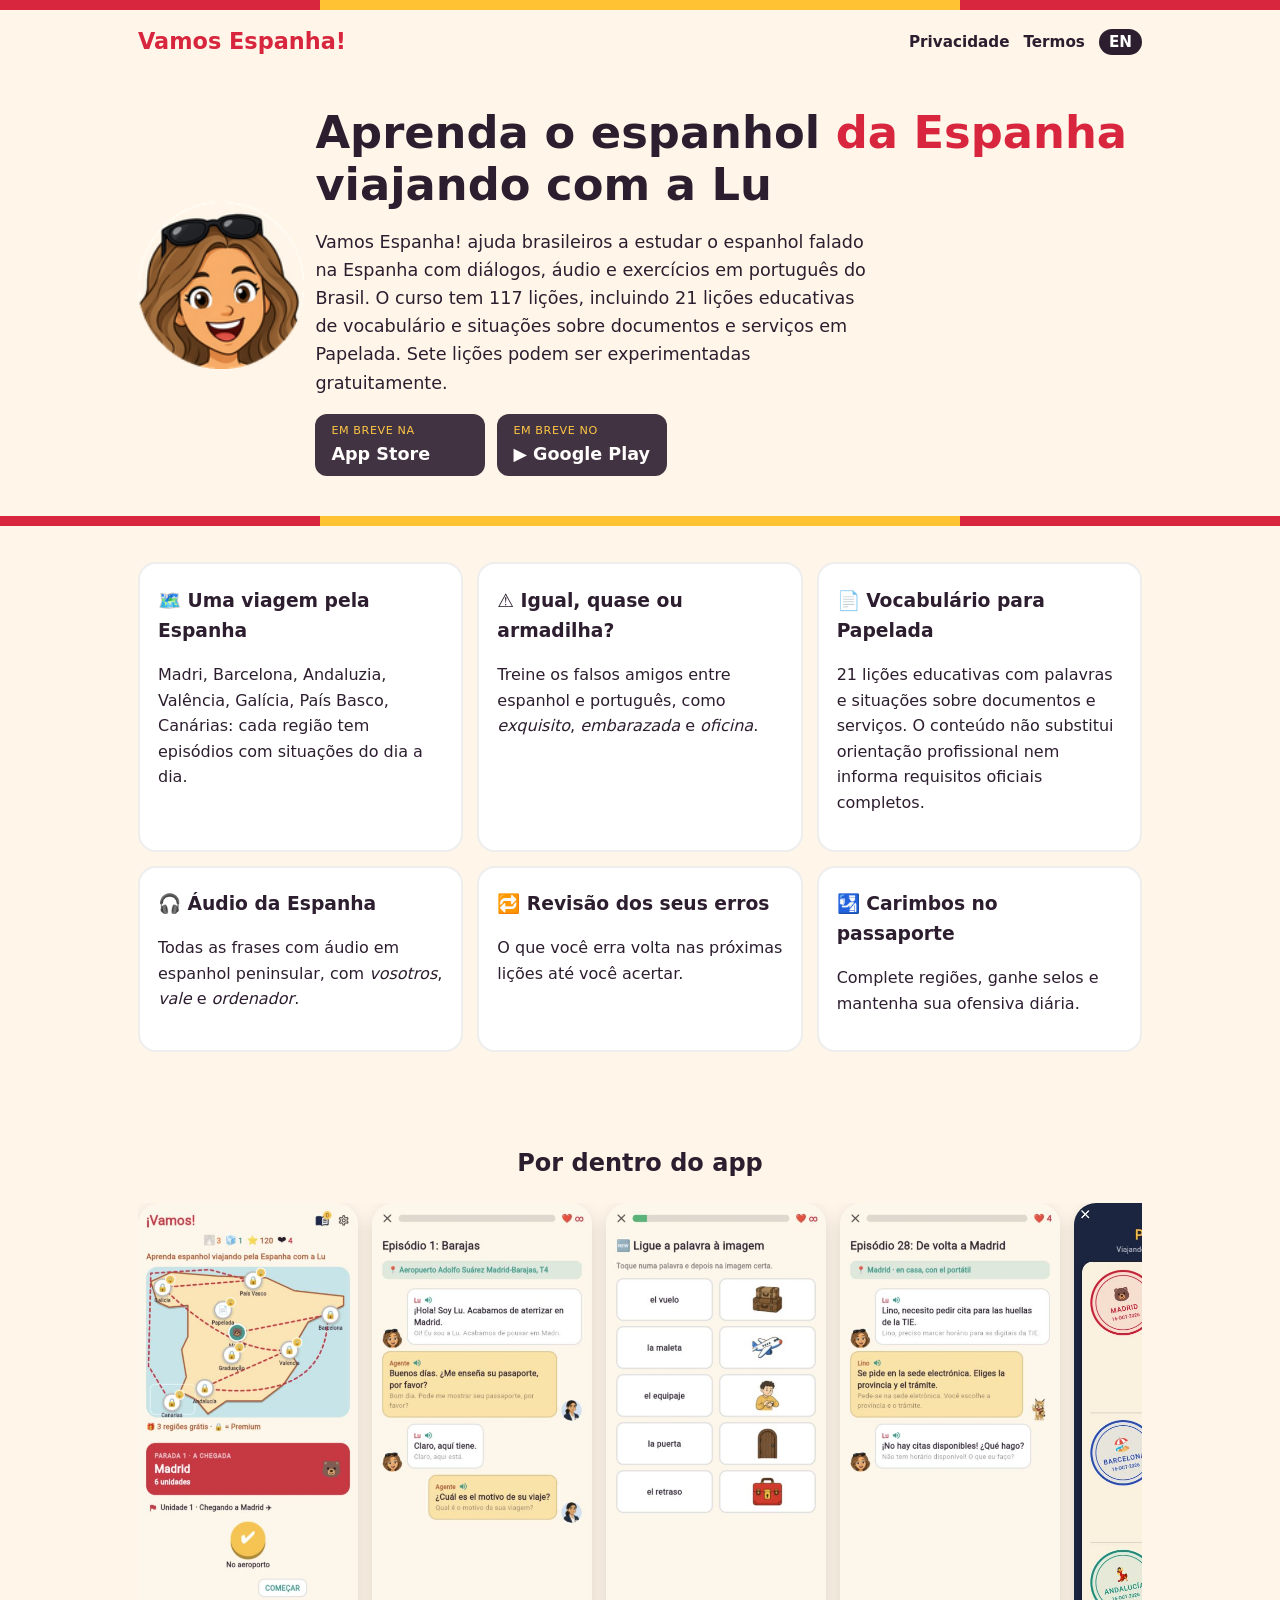
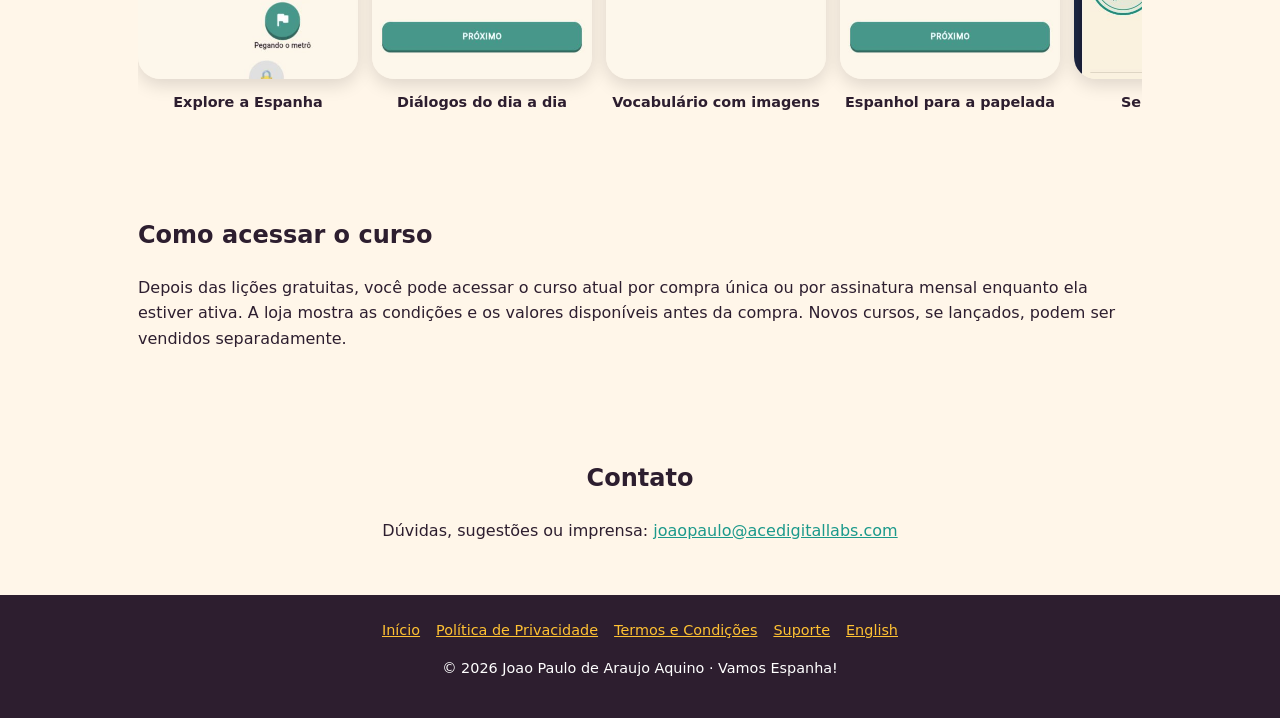
<file: index.html>
<!doctype html><html lang="pt-BR"><head><meta charset="utf-8">
<meta name="viewport" content="width=device-width,initial-scale=1"><title>Vamos Espanha! — espanhol da Espanha para brasileiros</title>
<meta name="description" content="Vamos Espanha! — aprenda o espanhol da Espanha com a Lu">
<link rel="icon" href="img/lu_small.png"><link rel="stylesheet" href="style.css"></head><body>
<div class="stripe"></div><header><a class="logo" href="index.html">Vamos Espanha!</a><nav><a href="privacidade.html">Privacidade</a><a href="termos.html">Termos</a><a class="lang" href="en/index.html" hreflang="en">EN</a></nav></header>
<div class="hero"><img src="img/lu.png" alt="Lu, a guia do app"><div>
<h1>Aprenda o espanhol <span style="color:var(--red)">da Espanha</span> viajando com a Lu</h1>
<p>Vamos Espanha! ajuda brasileiros a estudar o espanhol falado na Espanha com diálogos, áudio e exercícios em português do Brasil. O curso tem 117 lições, incluindo 21 lições educativas de vocabulário e situações sobre documentos e serviços em Papelada. Sete lições podem ser experimentadas gratuitamente.</p>
<div class="badges"><span class="badge"><small>Em breve na</small><b> App Store</b></span><span class="badge"><small>Em breve no</small><b>▶ Google Play</b></span></div></div></div>
<div class="stripe"></div>
<section><div class="features">
<div class="card"><h3>🗺️ Uma viagem pela Espanha</h3><p>Madri, Barcelona, Andaluzia, Valência, Galícia, País Basco, Canárias: cada região tem episódios com situações do dia a dia.</p></div>
<div class="card"><h3>⚠️ Igual, quase ou armadilha?</h3><p>Treine os falsos amigos entre espanhol e português, como <i>exquisito</i>, <i>embarazada</i> e <i>oficina</i>.</p></div>
<div class="card"><h3>📄 Vocabulário para Papelada</h3><p>21 lições educativas com palavras e situações sobre documentos e serviços. O conteúdo não substitui orientação profissional nem informa requisitos oficiais completos.</p></div>
<div class="card"><h3>🎧 Áudio da Espanha</h3><p>Todas as frases com áudio em espanhol peninsular, com <i>vosotros</i>, <i>vale</i> e <i>ordenador</i>.</p></div>
<div class="card"><h3>🔁 Revisão dos seus erros</h3><p>O que você erra volta nas próximas lições até você acertar.</p></div>
<div class="card"><h3>🛂 Carimbos no passaporte</h3><p>Complete regiões, ganhe selos e mantenha sua ofensiva diária.</p></div>
</div></section>
<section><h2 style="text-align:center">Por dentro do app</h2><div class="shots" tabindex="0" role="region" aria-label="Capturas do app"><figure><img src="img/mapa.jpg?v=20261016" alt="Explore a Espanha" width="430" height="932" loading="lazy"><figcaption>Explore a Espanha</figcaption></figure><figure><img src="img/dialogo.jpg?v=20261016" alt="Diálogos do dia a dia" width="430" height="932" loading="lazy"><figcaption>Diálogos do dia a dia</figcaption></figure><figure><img src="img/ligar.jpg?v=20261016" alt="Vocabulário com imagens" width="430" height="932" loading="lazy"><figcaption>Vocabulário com imagens</figcaption></figure><figure><img src="img/papelada.jpg?v=20261016" alt="Espanhol para a papelada" width="430" height="932" loading="lazy"><figcaption>Espanhol para a papelada</figcaption></figure><figure><img src="img/passaporte.jpg?v=20261016" alt="Seu passaporte" width="430" height="932" loading="lazy"><figcaption>Seu passaporte</figcaption></figure><figure><img src="img/graduacao.jpg?v=20261016" alt="Celebre suas conquistas" width="430" height="932" loading="lazy"><figcaption>Celebre suas conquistas</figcaption></figure><figure><img src="img/configuracoes.jpg?v=20261016" alt="Seu ritmo de estudo" width="430" height="932" loading="lazy"><figcaption>Seu ritmo de estudo</figcaption></figure></div></section>
<section><h2>Como acessar o curso</h2><p>Depois das lições gratuitas, você pode acessar o curso atual por compra única ou por assinatura mensal enquanto ela estiver ativa. A loja mostra as condições e os valores disponíveis antes da compra. Novos cursos, se lançados, podem ser vendidos separadamente.</p></section>
<section class="contact"><h2>Contato</h2><p>Dúvidas, sugestões ou imprensa: <a href="mailto:joaopaulo@acedigitallabs.com">joaopaulo@acedigitallabs.com</a></p></section>
<footer><a href="index.html">Início</a><a href="privacidade.html">Política de Privacidade</a><a href="termos.html">Termos e Condições</a><a href="suporte.html">Suporte</a><a href="en/index.html">English</a><p>© 2026 Joao Paulo de Araujo Aquino · Vamos Espanha!</p></footer></body></html>
</file>
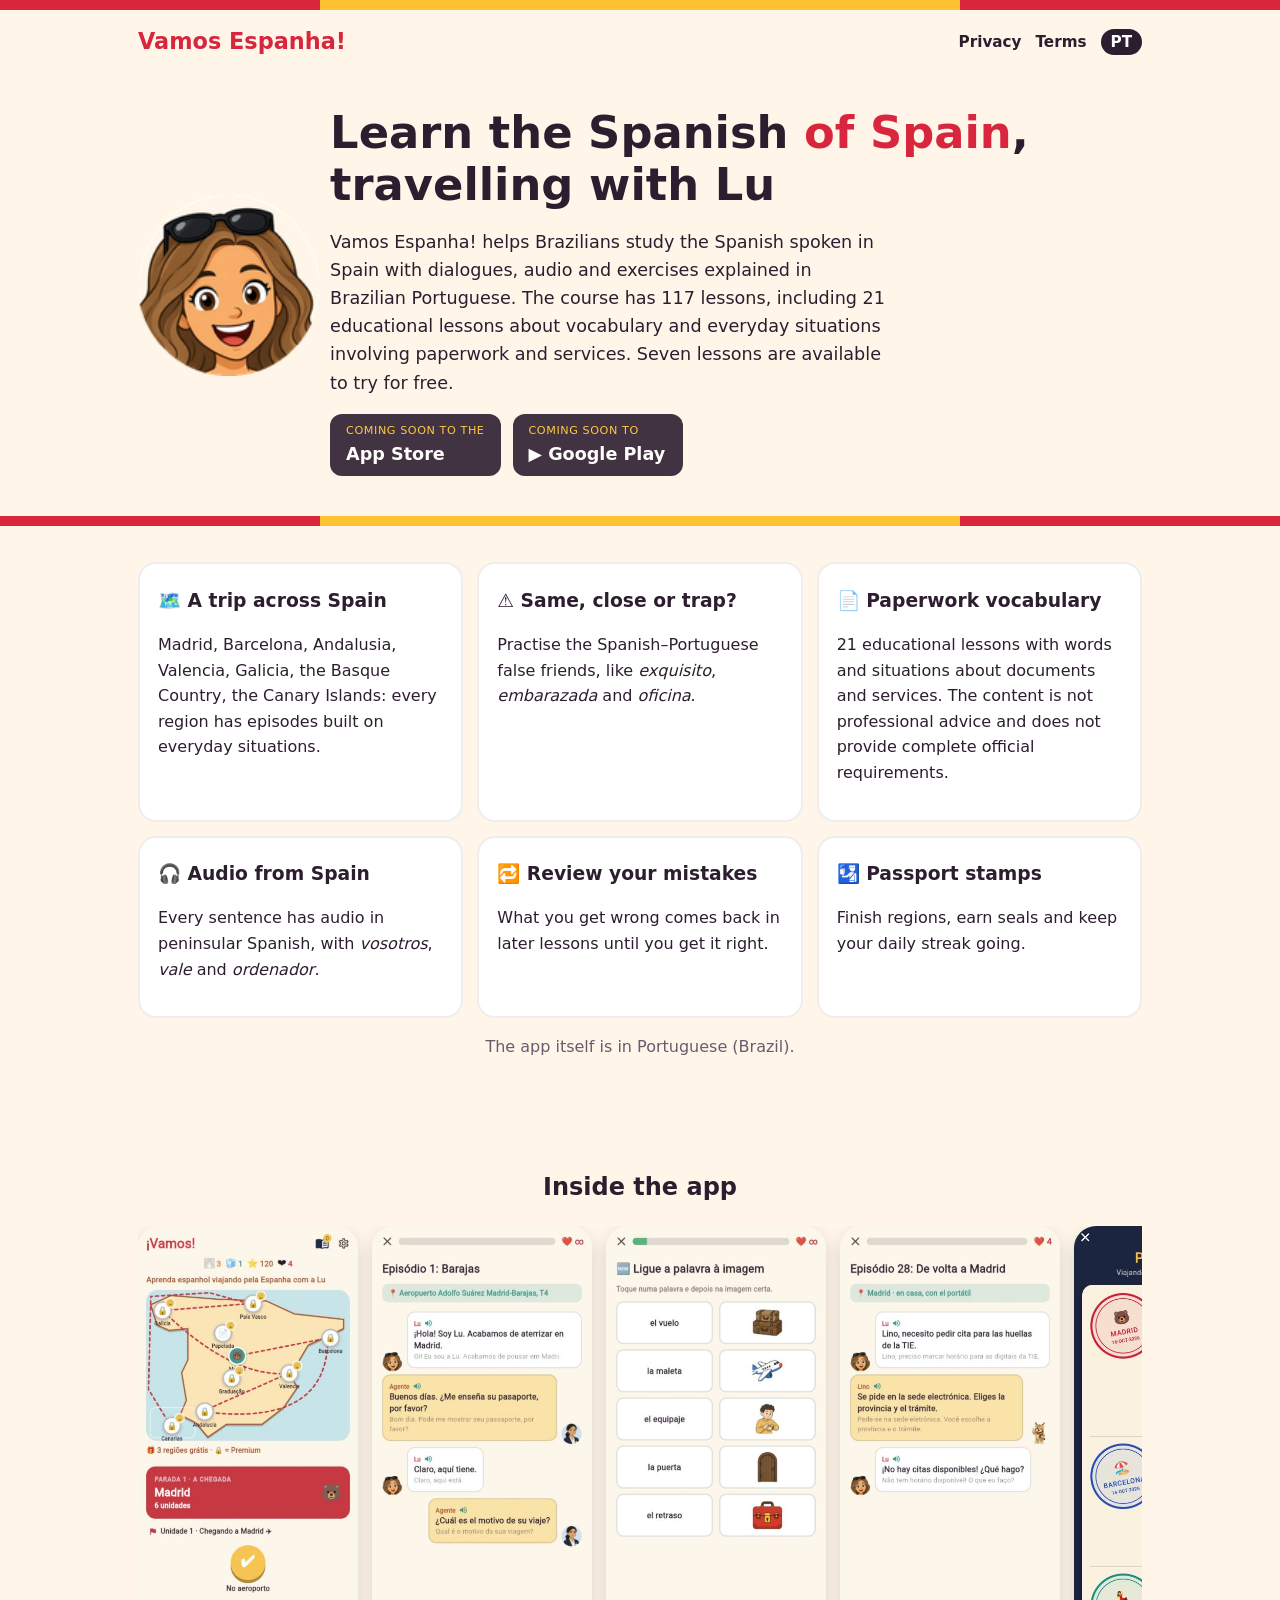
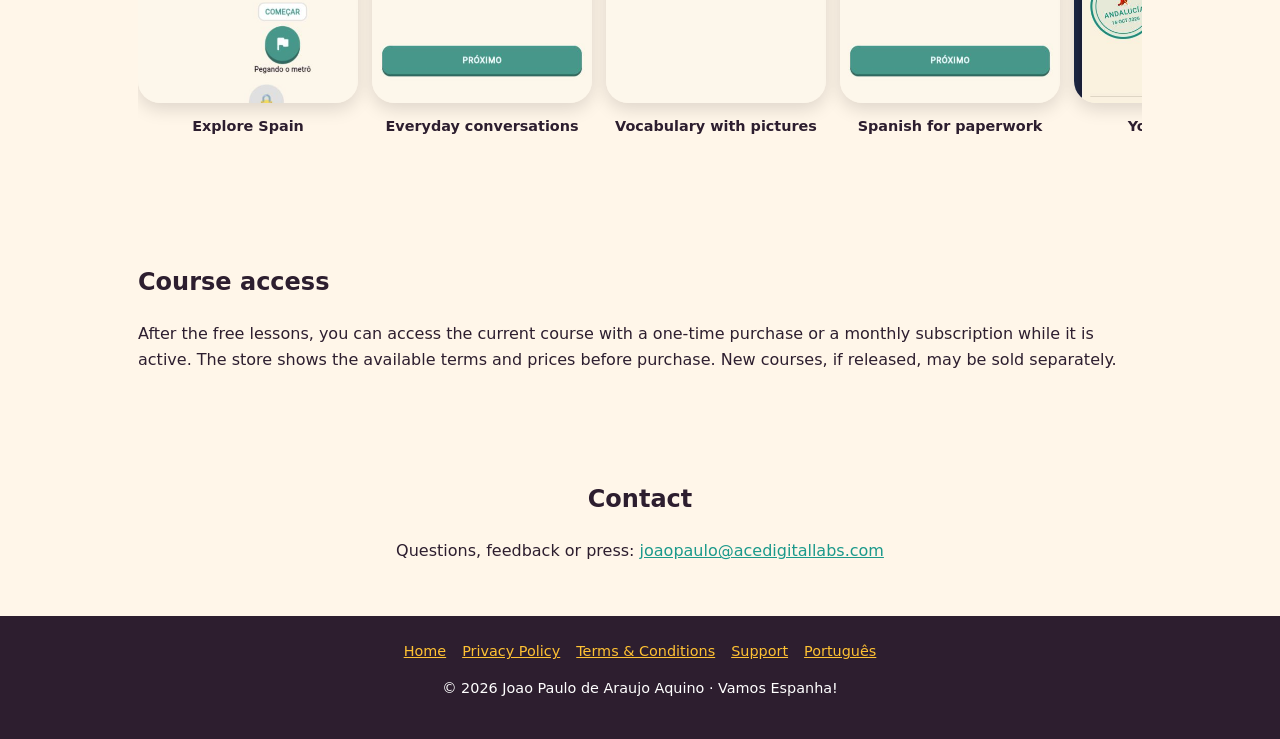
<file: en/index.html>
<!doctype html><html lang="en"><head><meta charset="utf-8">
<meta name="viewport" content="width=device-width,initial-scale=1"><title>Vamos Espanha! — Spain's Spanish for Brazilians</title>
<meta name="description" content="Vamos Espanha! — learn the Spanish of Spain with Lu">
<link rel="icon" href="../img/lu_small.png"><link rel="stylesheet" href="../style.css"></head><body>
<div class="stripe"></div><header><a class="logo" href="index.html">Vamos Espanha!</a><nav><a href="privacy.html">Privacy</a><a href="terms.html">Terms</a><a class="lang" href="../index.html" hreflang="pt">PT</a></nav></header>
<div class="hero"><img src="../img/lu.png" alt="Lu, the app's guide"><div>
<h1>Learn the Spanish <span style="color:var(--red)">of Spain</span>, travelling with Lu</h1>
<p>Vamos Espanha! helps Brazilians study the Spanish spoken in Spain with dialogues, audio and exercises explained in Brazilian Portuguese. The course has 117 lessons, including 21 educational lessons about vocabulary and everyday situations involving paperwork and services. Seven lessons are available to try for free.</p>
<div class="badges"><span class="badge"><small>Coming soon to the</small><b> App Store</b></span><span class="badge"><small>Coming soon to</small><b>▶ Google Play</b></span></div></div></div>
<div class="stripe"></div>
<section><div class="features">
<div class="card"><h3>🗺️ A trip across Spain</h3><p>Madrid, Barcelona, Andalusia, Valencia, Galicia, the Basque Country, the Canary Islands: every region has episodes built on everyday situations.</p></div>
<div class="card"><h3>⚠️ Same, close or trap?</h3><p>Practise the Spanish–Portuguese false friends, like <i>exquisito</i>, <i>embarazada</i> and <i>oficina</i>.</p></div>
<div class="card"><h3>📄 Paperwork vocabulary</h3><p>21 educational lessons with words and situations about documents and services. The content is not professional advice and does not provide complete official requirements.</p></div>
<div class="card"><h3>🎧 Audio from Spain</h3><p>Every sentence has audio in peninsular Spanish, with <i>vosotros</i>, <i>vale</i> and <i>ordenador</i>.</p></div>
<div class="card"><h3>🔁 Review your mistakes</h3><p>What you get wrong comes back in later lessons until you get it right.</p></div>
<div class="card"><h3>🛂 Passport stamps</h3><p>Finish regions, earn seals and keep your daily streak going.</p></div>
</div><p class="meta" style="text-align:center">The app itself is in Portuguese (Brazil).</p></section>
<section><h2 style="text-align:center">Inside the app</h2><div class="shots" tabindex="0" role="region" aria-label="App screenshots"><figure><img src="../img/mapa.jpg?v=20261016" alt="Explore Spain" width="430" height="932" loading="lazy"><figcaption>Explore Spain</figcaption></figure><figure><img src="../img/dialogo.jpg?v=20261016" alt="Everyday conversations" width="430" height="932" loading="lazy"><figcaption>Everyday conversations</figcaption></figure><figure><img src="../img/ligar.jpg?v=20261016" alt="Vocabulary with pictures" width="430" height="932" loading="lazy"><figcaption>Vocabulary with pictures</figcaption></figure><figure><img src="../img/papelada.jpg?v=20261016" alt="Spanish for paperwork" width="430" height="932" loading="lazy"><figcaption>Spanish for paperwork</figcaption></figure><figure><img src="../img/passaporte.jpg?v=20261016" alt="Your passport" width="430" height="932" loading="lazy"><figcaption>Your passport</figcaption></figure><figure><img src="../img/graduacao.jpg?v=20261016" alt="Celebrate your achievements" width="430" height="932" loading="lazy"><figcaption>Celebrate your achievements</figcaption></figure><figure><img src="../img/configuracoes.jpg?v=20261016" alt="Your learning pace" width="430" height="932" loading="lazy"><figcaption>Your learning pace</figcaption></figure></div></section>
<section><h2>Course access</h2><p>After the free lessons, you can access the current course with a one-time purchase or a monthly subscription while it is active. The store shows the available terms and prices before purchase. New courses, if released, may be sold separately.</p></section>
<section class="contact"><h2>Contact</h2><p>Questions, feedback or press: <a href="mailto:joaopaulo@acedigitallabs.com">joaopaulo@acedigitallabs.com</a></p></section>
<footer><a href="index.html">Home</a><a href="privacy.html">Privacy Policy</a><a href="terms.html">Terms &amp; Conditions</a><a href="mailto:joaopaulo@acedigitallabs.com">Support</a><a href="../index.html">Português</a><p>© 2026 Joao Paulo de Araujo Aquino · Vamos Espanha!</p></footer></body></html>
</file>
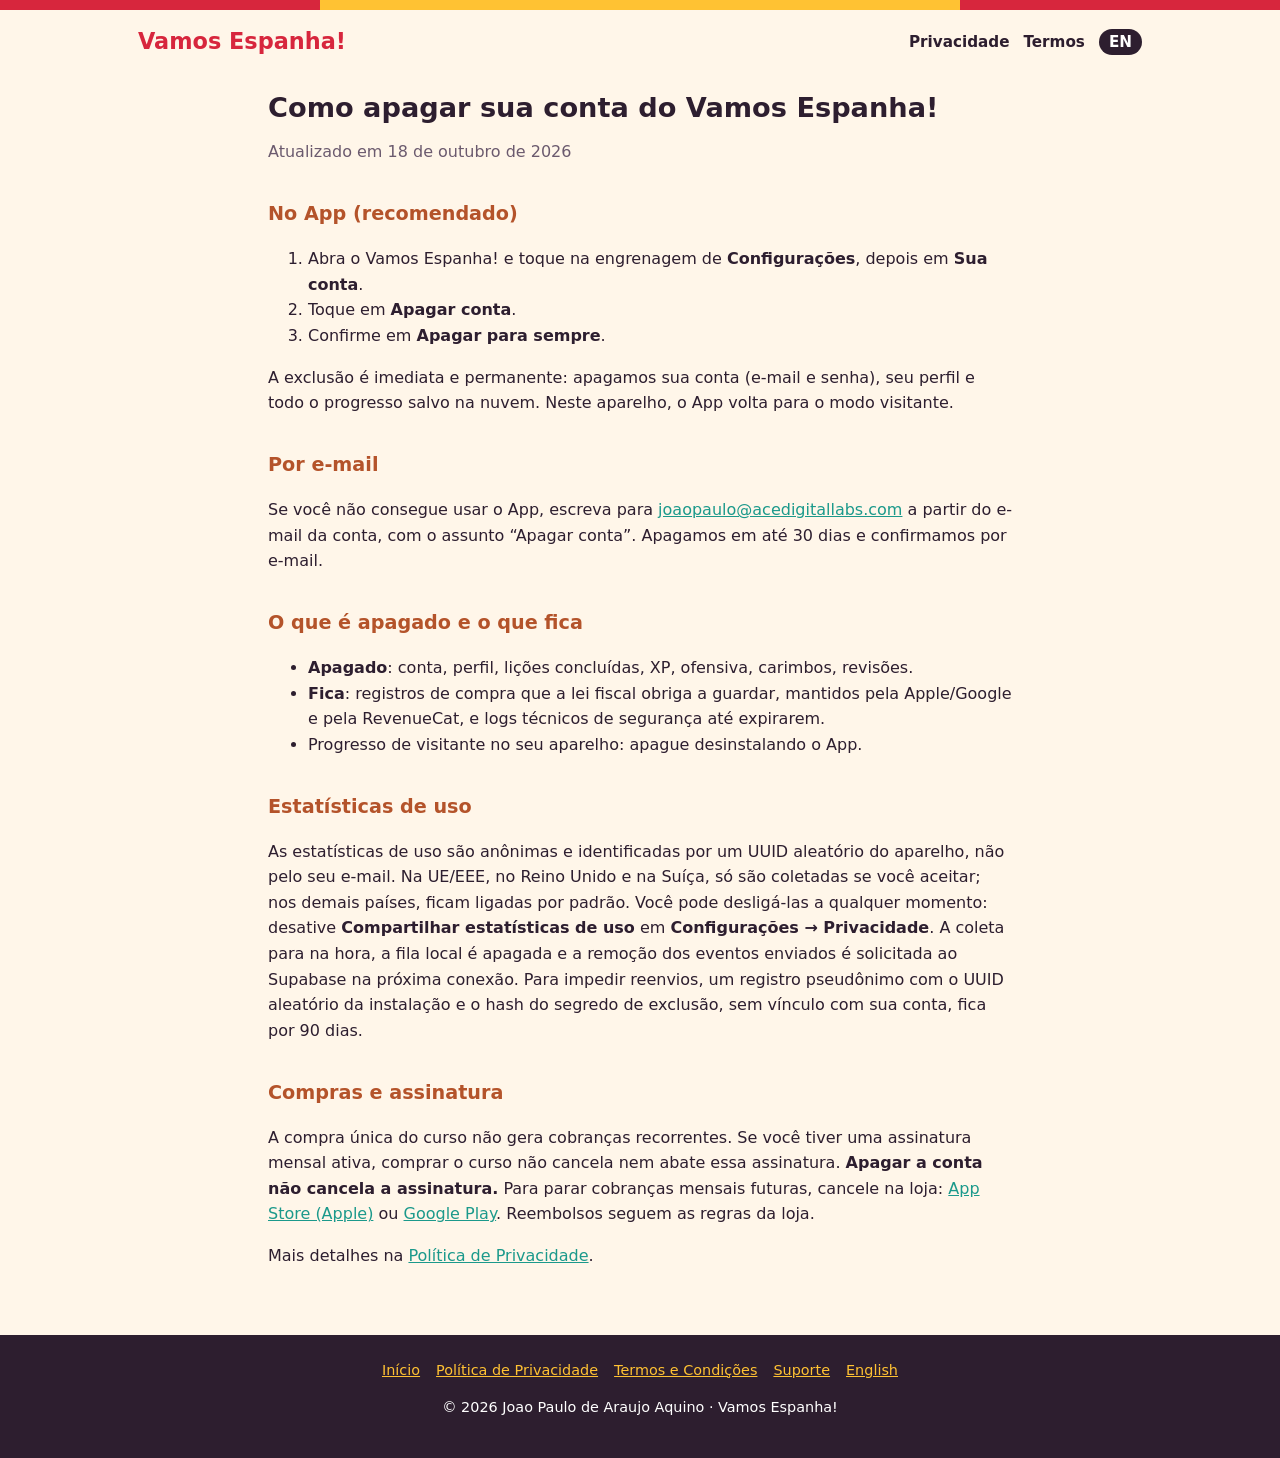
<file: apagar-conta.html>
<!doctype html><html lang="pt-BR"><head><meta charset="utf-8">
<meta name="viewport" content="width=device-width,initial-scale=1"><title>Apagar conta — Vamos Espanha!</title>
<meta name="description" content="Vamos Espanha! — aprenda o espanhol da Espanha com a Lu">
<link rel="icon" href="img/lu_small.png"><link rel="stylesheet" href="style.css"></head><body>
<div class="stripe"></div><header><a class="logo" href="index.html">Vamos Espanha!</a><nav><a href="privacidade.html">Privacidade</a><a href="termos.html">Termos</a><a class="lang" href="en/delete-account.html" hreflang="en">EN</a></nav></header>
<main class="doc"><h1>Como apagar sua conta do Vamos Espanha!</h1><p class="meta">Atualizado em 18 de outubro de 2026</p>
<h2>No App (recomendado)</h2><ol><li>Abra o Vamos Espanha! e toque na engrenagem de <b>Configurações</b>, depois em <b>Sua conta</b>.</li><li>Toque em <b>Apagar conta</b>.</li><li>Confirme em <b>Apagar para sempre</b>.</li></ol>
<p>A exclusão é imediata e permanente: apagamos sua conta (e-mail e senha), seu perfil e todo o progresso salvo na nuvem. Neste aparelho, o App volta para o modo visitante.</p>
<h2>Por e-mail</h2><p>Se você não consegue usar o App, escreva para <a href="mailto:joaopaulo@acedigitallabs.com?subject=Apagar%20conta">joaopaulo@acedigitallabs.com</a> a partir do e-mail da conta, com o assunto “Apagar conta”. Apagamos em até 30 dias e confirmamos por e-mail.</p>
<h2>O que é apagado e o que fica</h2><ul><li><b>Apagado</b>: conta, perfil, lições concluídas, XP, ofensiva, carimbos, revisões.</li>
<li><b>Fica</b>: registros de compra que a lei fiscal obriga a guardar, mantidos pela Apple/Google e pela RevenueCat, e logs técnicos de segurança até expirarem.</li>
<li>Progresso de visitante no seu aparelho: apague desinstalando o App.</li></ul>
<h2>Estatísticas de uso</h2><p>As estatísticas de uso são anônimas e identificadas por um UUID aleatório do aparelho, não pelo seu e-mail. Na UE/EEE, no Reino Unido e na Suíça, só são coletadas se você aceitar; nos demais países, ficam ligadas por padrão. Você pode desligá-las a qualquer momento: desative <b>Compartilhar estatísticas de uso</b> em <b>Configurações → Privacidade</b>. A coleta para na hora, a fila local é apagada e a remoção dos eventos enviados é solicitada ao Supabase na próxima conexão. Para impedir reenvios, um registro pseudônimo com o UUID aleatório da instalação e o hash do segredo de exclusão, sem vínculo com sua conta, fica por 90 dias.</p>
<h2>Compras e assinatura</h2><p>A compra única do curso não gera cobranças recorrentes. Se você tiver uma assinatura mensal ativa, comprar o curso não cancela nem abate essa assinatura. <b>Apagar a conta não cancela a assinatura.</b> Para parar cobranças mensais futuras, cancele na loja: <a href="https://support.apple.com/pt-br/118428">App Store (Apple)</a> ou <a href="https://support.google.com/googleplay/answer/7018481?hl=pt-BR">Google Play</a>. Reembolsos seguem as regras da loja.</p>
<p>Mais detalhes na <a href="privacidade.html">Política de Privacidade</a>.</p></main>
<footer><a href="index.html">Início</a><a href="privacidade.html">Política de Privacidade</a><a href="termos.html">Termos e Condições</a><a href="suporte.html">Suporte</a><a href="en/delete-account.html">English</a><p>© 2026 Joao Paulo de Araujo Aquino · Vamos Espanha!</p></footer></body></html>
</file>
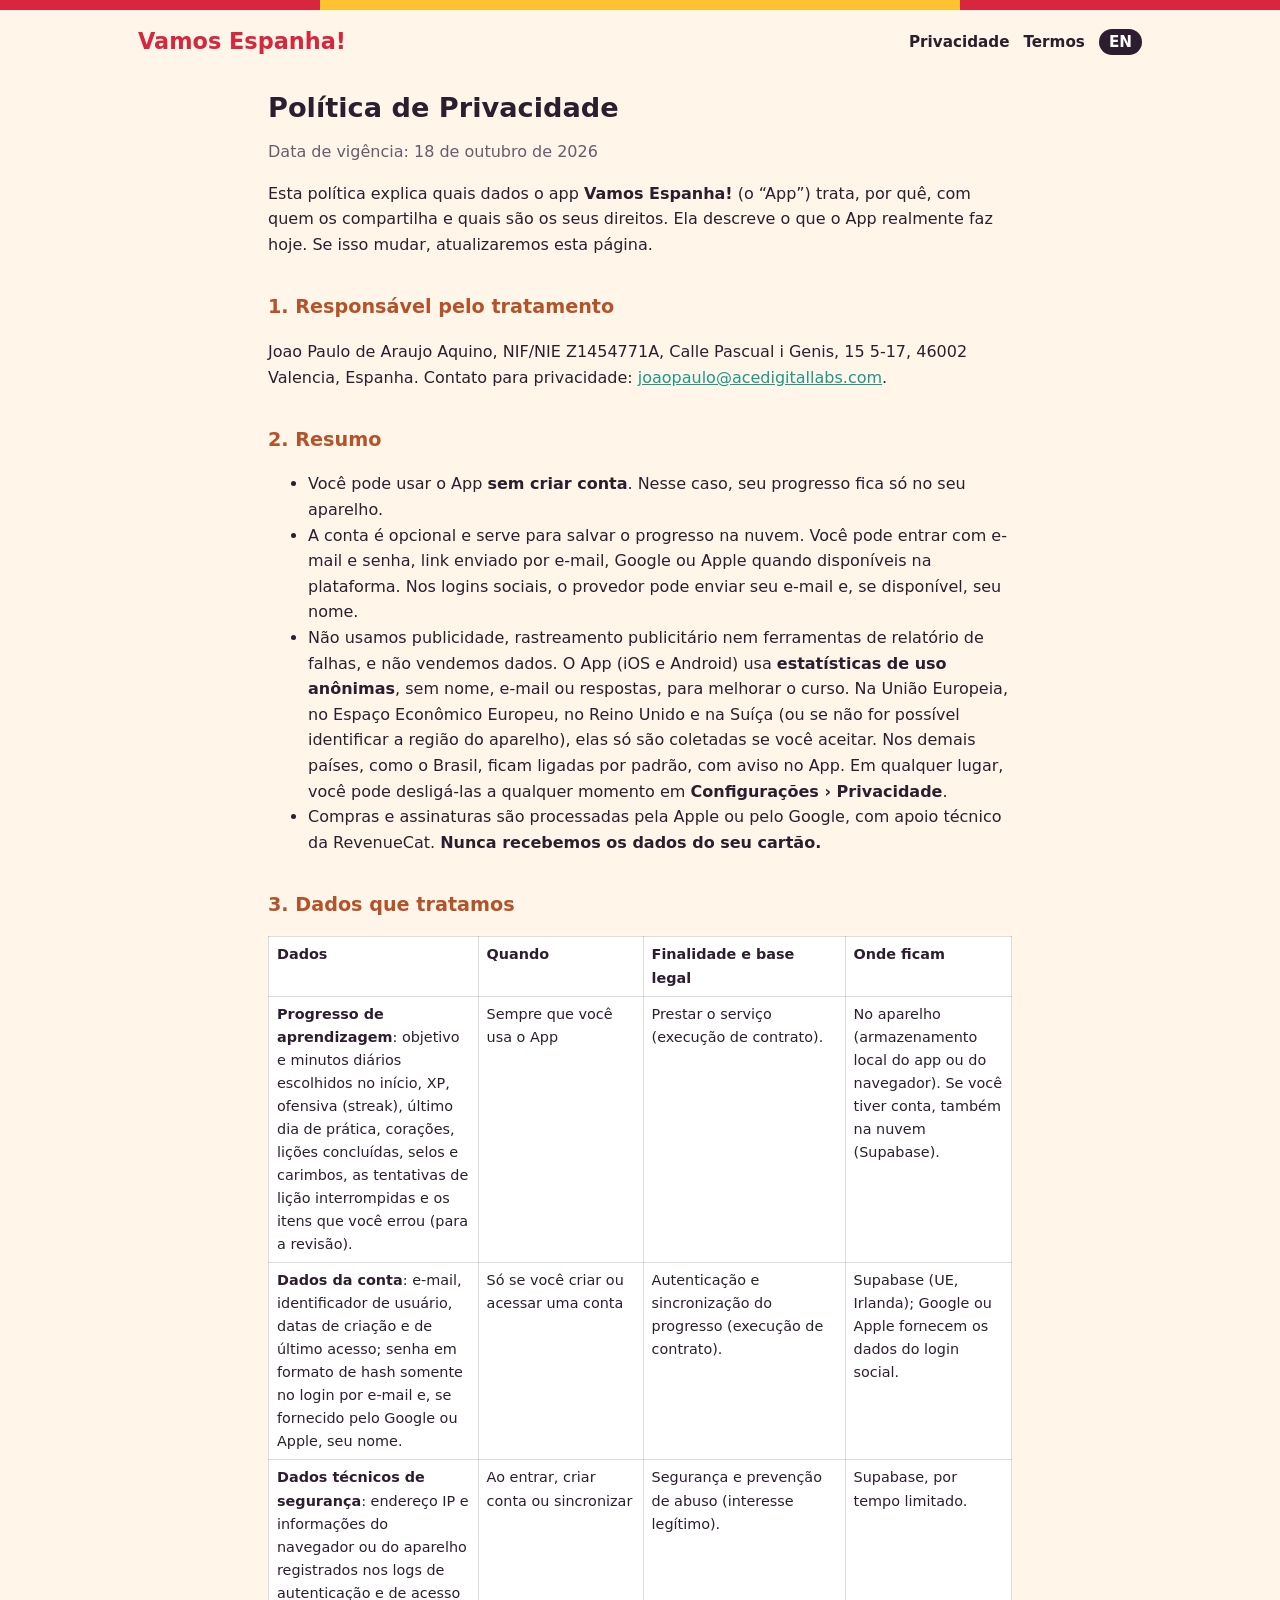
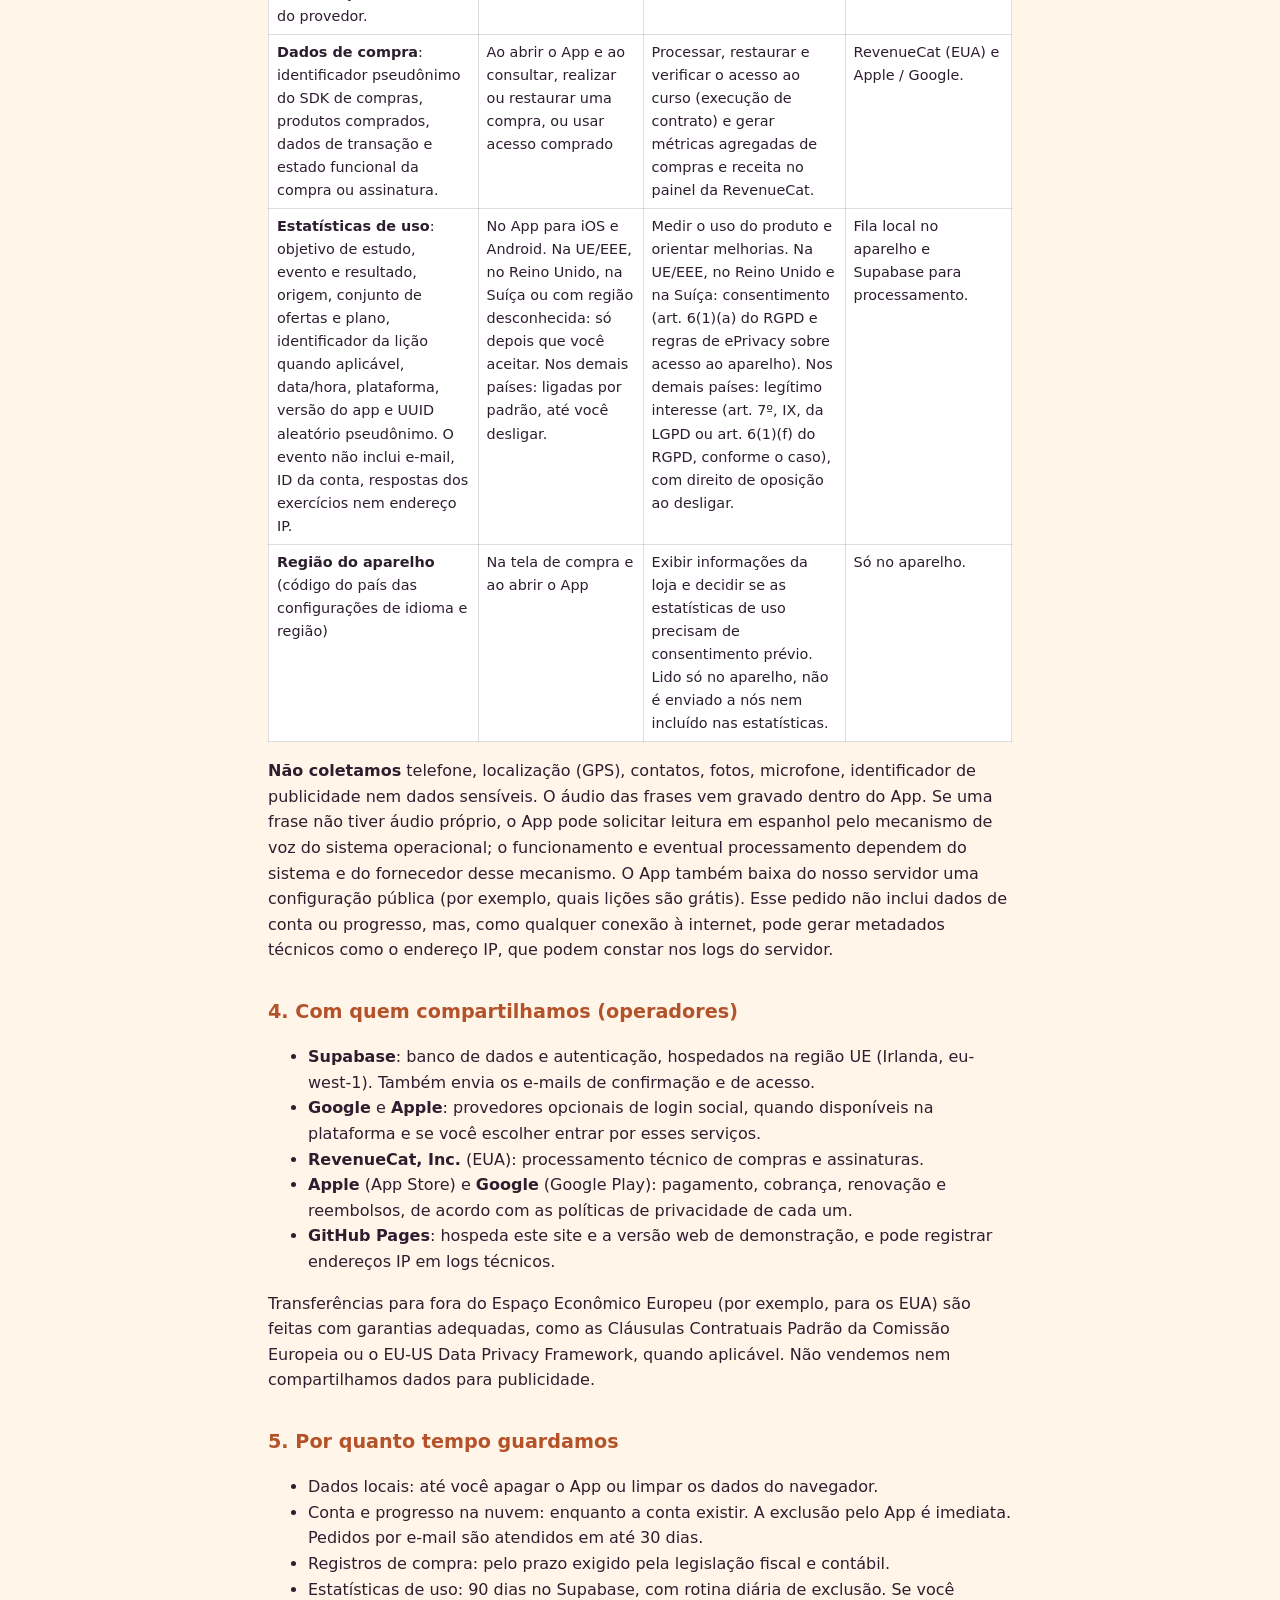
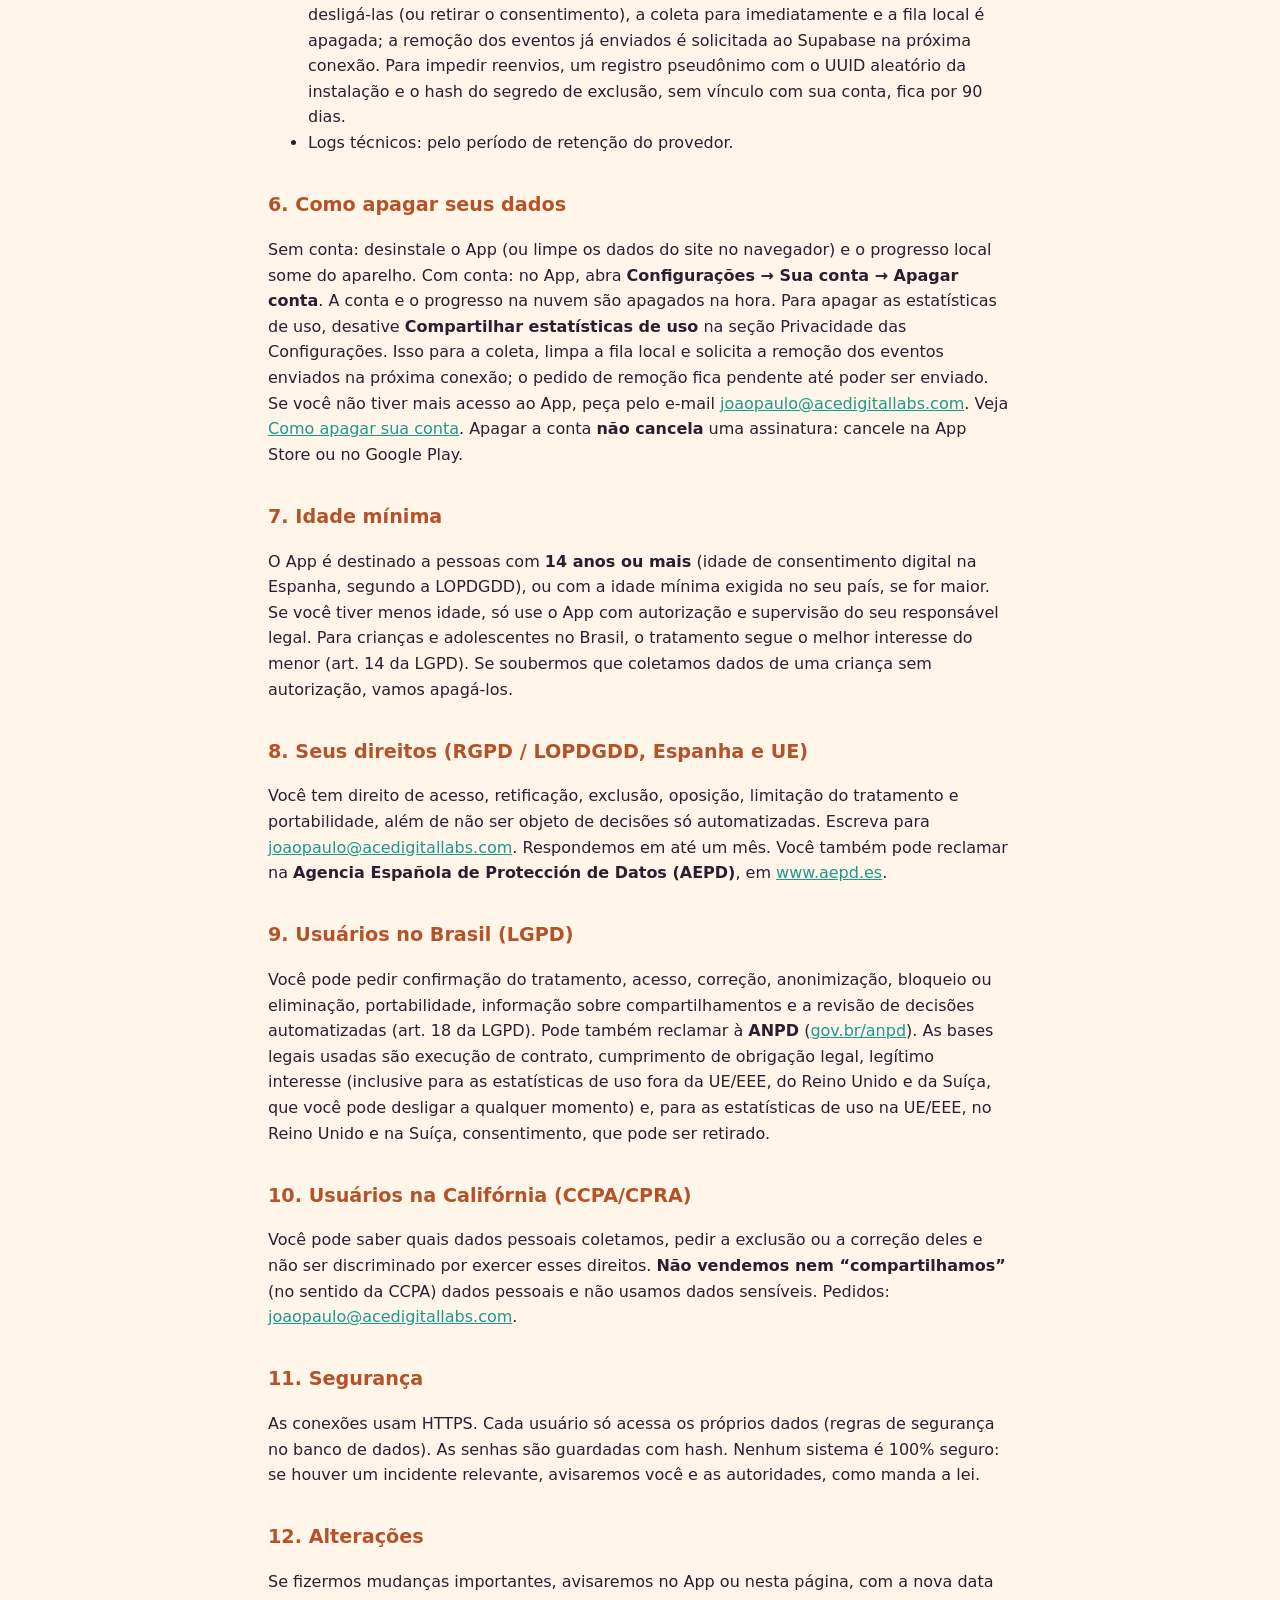
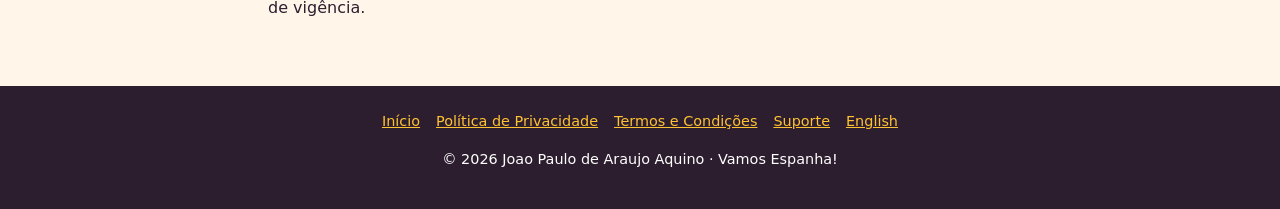
<file: privacidade.html>
<!doctype html><html lang="pt-BR"><head><meta charset="utf-8">
<meta name="viewport" content="width=device-width,initial-scale=1"><title>Política de Privacidade — Vamos Espanha!</title>
<meta name="description" content="Vamos Espanha! — aprenda o espanhol da Espanha com a Lu">
<link rel="icon" href="img/lu_small.png"><link rel="stylesheet" href="style.css"></head><body>
<div class="stripe"></div><header><a class="logo" href="index.html">Vamos Espanha!</a><nav><a href="privacidade.html">Privacidade</a><a href="termos.html">Termos</a><a class="lang" href="en/privacy.html" hreflang="en">EN</a></nav></header>
<main class="doc"><h1>Política de Privacidade</h1><p class="meta">Data de vigência: 18 de outubro de 2026</p>
<p>Esta política explica quais dados o app <b>Vamos Espanha!</b> (o “App”) trata, por quê, com quem os compartilha e quais são os seus direitos. Ela descreve o que o App realmente faz hoje. Se isso mudar, atualizaremos esta página.</p>
<h2>1. Responsável pelo tratamento</h2>
<p>Joao Paulo de Araujo Aquino, NIF/NIE Z1454771A, Calle Pascual i Genis, 15 5-17, 46002 Valencia, Espanha. Contato para privacidade: <a href="mailto:joaopaulo@acedigitallabs.com">joaopaulo@acedigitallabs.com</a>.</p>
<h2>2. Resumo</h2><ul>
<li>Você pode usar o App <b>sem criar conta</b>. Nesse caso, seu progresso fica só no seu aparelho.</li>
<li>A conta é opcional e serve para salvar o progresso na nuvem. Você pode entrar com e-mail e senha, link enviado por e-mail, Google ou Apple quando disponíveis na plataforma. Nos logins sociais, o provedor pode enviar seu e-mail e, se disponível, seu nome.</li>
<li>Não usamos publicidade, rastreamento publicitário nem ferramentas de relatório de falhas, e não vendemos dados. O App (iOS e Android) usa <b>estatísticas de uso anônimas</b>, sem nome, e-mail ou respostas, para melhorar o curso. Na União Europeia, no Espaço Econômico Europeu, no Reino Unido e na Suíça (ou se não for possível identificar a região do aparelho), elas só são coletadas se você aceitar. Nos demais países, como o Brasil, ficam ligadas por padrão, com aviso no App. Em qualquer lugar, você pode desligá-las a qualquer momento em <b>Configurações › Privacidade</b>.</li>
<li>Compras e assinaturas são processadas pela Apple ou pelo Google, com apoio técnico da RevenueCat. <b>Nunca recebemos os dados do seu cartão.</b></li></ul>
<h2>3. Dados que tratamos</h2>
<table><tr><th>Dados</th><th>Quando</th><th>Finalidade e base legal</th><th>Onde ficam</th></tr>
<tr><td><b>Progresso de aprendizagem</b>: objetivo e minutos diários escolhidos no início, XP, ofensiva (streak), último dia de prática, corações, lições concluídas, selos e carimbos, as tentativas de lição interrompidas e os itens que você errou (para a revisão).</td><td>Sempre que você usa o App</td><td>Prestar o serviço (execução de contrato).</td><td>No aparelho (armazenamento local do app ou do navegador). Se você tiver conta, também na nuvem (Supabase).</td></tr>
<tr><td><b>Dados da conta</b>: e-mail, identificador de usuário, datas de criação e de último acesso; senha em formato de hash somente no login por e-mail e, se fornecido pelo Google ou Apple, seu nome.</td><td>Só se você criar ou acessar uma conta</td><td>Autenticação e sincronização do progresso (execução de contrato).</td><td>Supabase (UE, Irlanda); Google ou Apple fornecem os dados do login social.</td></tr>
<tr><td><b>Dados técnicos de segurança</b>: endereço IP e informações do navegador ou do aparelho registrados nos logs de autenticação e de acesso do provedor.</td><td>Ao entrar, criar conta ou sincronizar</td><td>Segurança e prevenção de abuso (interesse legítimo).</td><td>Supabase, por tempo limitado.</td></tr>
<tr><td><b>Dados de compra</b>: identificador pseudônimo do SDK de compras, produtos comprados, dados de transação e estado funcional da compra ou assinatura.</td><td>Ao abrir o App e ao consultar, realizar ou restaurar uma compra, ou usar acesso comprado</td><td>Processar, restaurar e verificar o acesso ao curso (execução de contrato) e gerar métricas agregadas de compras e receita no painel da RevenueCat.</td><td>RevenueCat (EUA) e Apple / Google.</td></tr>
<tr><td><b>Estatísticas de uso</b>: objetivo de estudo, evento e resultado, origem, conjunto de ofertas e plano, identificador da lição quando aplicável, data/hora, plataforma, versão do app e UUID aleatório pseudônimo. O evento não inclui e-mail, ID da conta, respostas dos exercícios nem endereço IP.</td><td>No App para iOS e Android. Na UE/EEE, no Reino Unido, na Suíça ou com região desconhecida: só depois que você aceitar. Nos demais países: ligadas por padrão, até você desligar.</td><td>Medir o uso do produto e orientar melhorias. Na UE/EEE, no Reino Unido e na Suíça: consentimento (art. 6(1)(a) do RGPD e regras de ePrivacy sobre acesso ao aparelho). Nos demais países: legítimo interesse (art. 7º, IX, da LGPD ou art. 6(1)(f) do RGPD, conforme o caso), com direito de oposição ao desligar.</td><td>Fila local no aparelho e Supabase para processamento.</td></tr>
<tr><td><b>Região do aparelho</b> (código do país das configurações de idioma e região)</td><td>Na tela de compra e ao abrir o App</td><td>Exibir informações da loja e decidir se as estatísticas de uso precisam de consentimento prévio. Lido só no aparelho, não é enviado a nós nem incluído nas estatísticas.</td><td>Só no aparelho.</td></tr></table>
<p><b>Não coletamos</b> telefone, localização (GPS), contatos, fotos, microfone, identificador de publicidade nem dados sensíveis. O áudio das frases vem gravado dentro do App. Se uma frase não tiver áudio próprio, o App pode solicitar leitura em espanhol pelo mecanismo de voz do sistema operacional; o funcionamento e eventual processamento dependem do sistema e do fornecedor desse mecanismo. O App também baixa do nosso servidor uma configuração pública (por exemplo, quais lições são grátis). Esse pedido não inclui dados de conta ou progresso, mas, como qualquer conexão à internet, pode gerar metadados técnicos como o endereço IP, que podem constar nos logs do servidor.</p>
<h2>4. Com quem compartilhamos (operadores)</h2><ul>
<li><b>Supabase</b>: banco de dados e autenticação, hospedados na região UE (Irlanda, eu-west-1). Também envia os e-mails de confirmação e de acesso.</li>
<li><b>Google</b> e <b>Apple</b>: provedores opcionais de login social, quando disponíveis na plataforma e se você escolher entrar por esses serviços.</li>
<li><b>RevenueCat, Inc.</b> (EUA): processamento técnico de compras e assinaturas.</li>
<li><b>Apple</b> (App Store) e <b>Google</b> (Google Play): pagamento, cobrança, renovação e reembolsos, de acordo com as políticas de privacidade de cada um.</li>
<li><b>GitHub Pages</b>: hospeda este site e a versão web de demonstração, e pode registrar endereços IP em logs técnicos.</li></ul>
<p>Transferências para fora do Espaço Econômico Europeu (por exemplo, para os EUA) são feitas com garantias adequadas, como as Cláusulas Contratuais Padrão da Comissão Europeia ou o EU-US Data Privacy Framework, quando aplicável. Não vendemos nem compartilhamos dados para publicidade.</p>
<h2>5. Por quanto tempo guardamos</h2><ul>
<li>Dados locais: até você apagar o App ou limpar os dados do navegador.</li>
<li>Conta e progresso na nuvem: enquanto a conta existir. A exclusão pelo App é imediata. Pedidos por e-mail são atendidos em até 30 dias.</li>
<li>Registros de compra: pelo prazo exigido pela legislação fiscal e contábil.</li>
<li>Estatísticas de uso: 90 dias no Supabase, com rotina diária de exclusão. Se você desligá-las (ou retirar o consentimento), a coleta para imediatamente e a fila local é apagada; a remoção dos eventos já enviados é solicitada ao Supabase na próxima conexão. Para impedir reenvios, um registro pseudônimo com o UUID aleatório da instalação e o hash do segredo de exclusão, sem vínculo com sua conta, fica por 90 dias.</li>
<li>Logs técnicos: pelo período de retenção do provedor.</li></ul>
<h2>6. Como apagar seus dados</h2>
<p>Sem conta: desinstale o App (ou limpe os dados do site no navegador) e o progresso local some do aparelho. Com conta: no App, abra <b>Configurações → Sua conta → Apagar conta</b>. A conta e o progresso na nuvem são apagados na hora. Para apagar as estatísticas de uso, desative <b>Compartilhar estatísticas de uso</b> na seção Privacidade das Configurações. Isso para a coleta, limpa a fila local e solicita a remoção dos eventos enviados na próxima conexão; o pedido de remoção fica pendente até poder ser enviado. Se você não tiver mais acesso ao App, peça pelo e-mail <a href="mailto:joaopaulo@acedigitallabs.com">joaopaulo@acedigitallabs.com</a>. Veja <a href="apagar-conta.html">Como apagar sua conta</a>. Apagar a conta <b>não cancela</b> uma assinatura: cancele na App Store ou no Google Play.</p>
<h2>7. Idade mínima</h2>
<p>O App é destinado a pessoas com <b>14 anos ou mais</b> (idade de consentimento digital na Espanha, segundo a LOPDGDD), ou com a idade mínima exigida no seu país, se for maior. Se você tiver menos idade, só use o App com autorização e supervisão do seu responsável legal. Para crianças e adolescentes no Brasil, o tratamento segue o melhor interesse do menor (art. 14 da LGPD). Se soubermos que coletamos dados de uma criança sem autorização, vamos apagá-los.</p>
<h2>8. Seus direitos (RGPD / LOPDGDD, Espanha e UE)</h2>
<p>Você tem direito de acesso, retificação, exclusão, oposição, limitação do tratamento e portabilidade, além de não ser objeto de decisões só automatizadas. Escreva para <a href="mailto:joaopaulo@acedigitallabs.com">joaopaulo@acedigitallabs.com</a>. Respondemos em até um mês. Você também pode reclamar na <b>Agencia Española de Protección de Datos (AEPD)</b>, em <a href="https://www.aepd.es">www.aepd.es</a>.</p>
<h2>9. Usuários no Brasil (LGPD)</h2>
<p>Você pode pedir confirmação do tratamento, acesso, correção, anonimização, bloqueio ou eliminação, portabilidade, informação sobre compartilhamentos e a revisão de decisões automatizadas (art. 18 da LGPD). Pode também reclamar à <b>ANPD</b> (<a href="https://www.gov.br/anpd">gov.br/anpd</a>). As bases legais usadas são execução de contrato, cumprimento de obrigação legal, legítimo interesse (inclusive para as estatísticas de uso fora da UE/EEE, do Reino Unido e da Suíça, que você pode desligar a qualquer momento) e, para as estatísticas de uso na UE/EEE, no Reino Unido e na Suíça, consentimento, que pode ser retirado.</p>
<h2>10. Usuários na Califórnia (CCPA/CPRA)</h2>
<p>Você pode saber quais dados pessoais coletamos, pedir a exclusão ou a correção deles e não ser discriminado por exercer esses direitos. <b>Não vendemos nem “compartilhamos”</b> (no sentido da CCPA) dados pessoais e não usamos dados sensíveis. Pedidos: <a href="mailto:joaopaulo@acedigitallabs.com">joaopaulo@acedigitallabs.com</a>.</p>
<h2>11. Segurança</h2><p>As conexões usam HTTPS. Cada usuário só acessa os próprios dados (regras de segurança no banco de dados). As senhas são guardadas com hash. Nenhum sistema é 100% seguro: se houver um incidente relevante, avisaremos você e as autoridades, como manda a lei.</p>
<h2>12. Alterações</h2><p>Se fizermos mudanças importantes, avisaremos no App ou nesta página, com a nova data de vigência.</p></main>
<footer><a href="index.html">Início</a><a href="privacidade.html">Política de Privacidade</a><a href="termos.html">Termos e Condições</a><a href="suporte.html">Suporte</a><a href="en/privacy.html">English</a><p>© 2026 Joao Paulo de Araujo Aquino · Vamos Espanha!</p></footer></body></html>
</file>
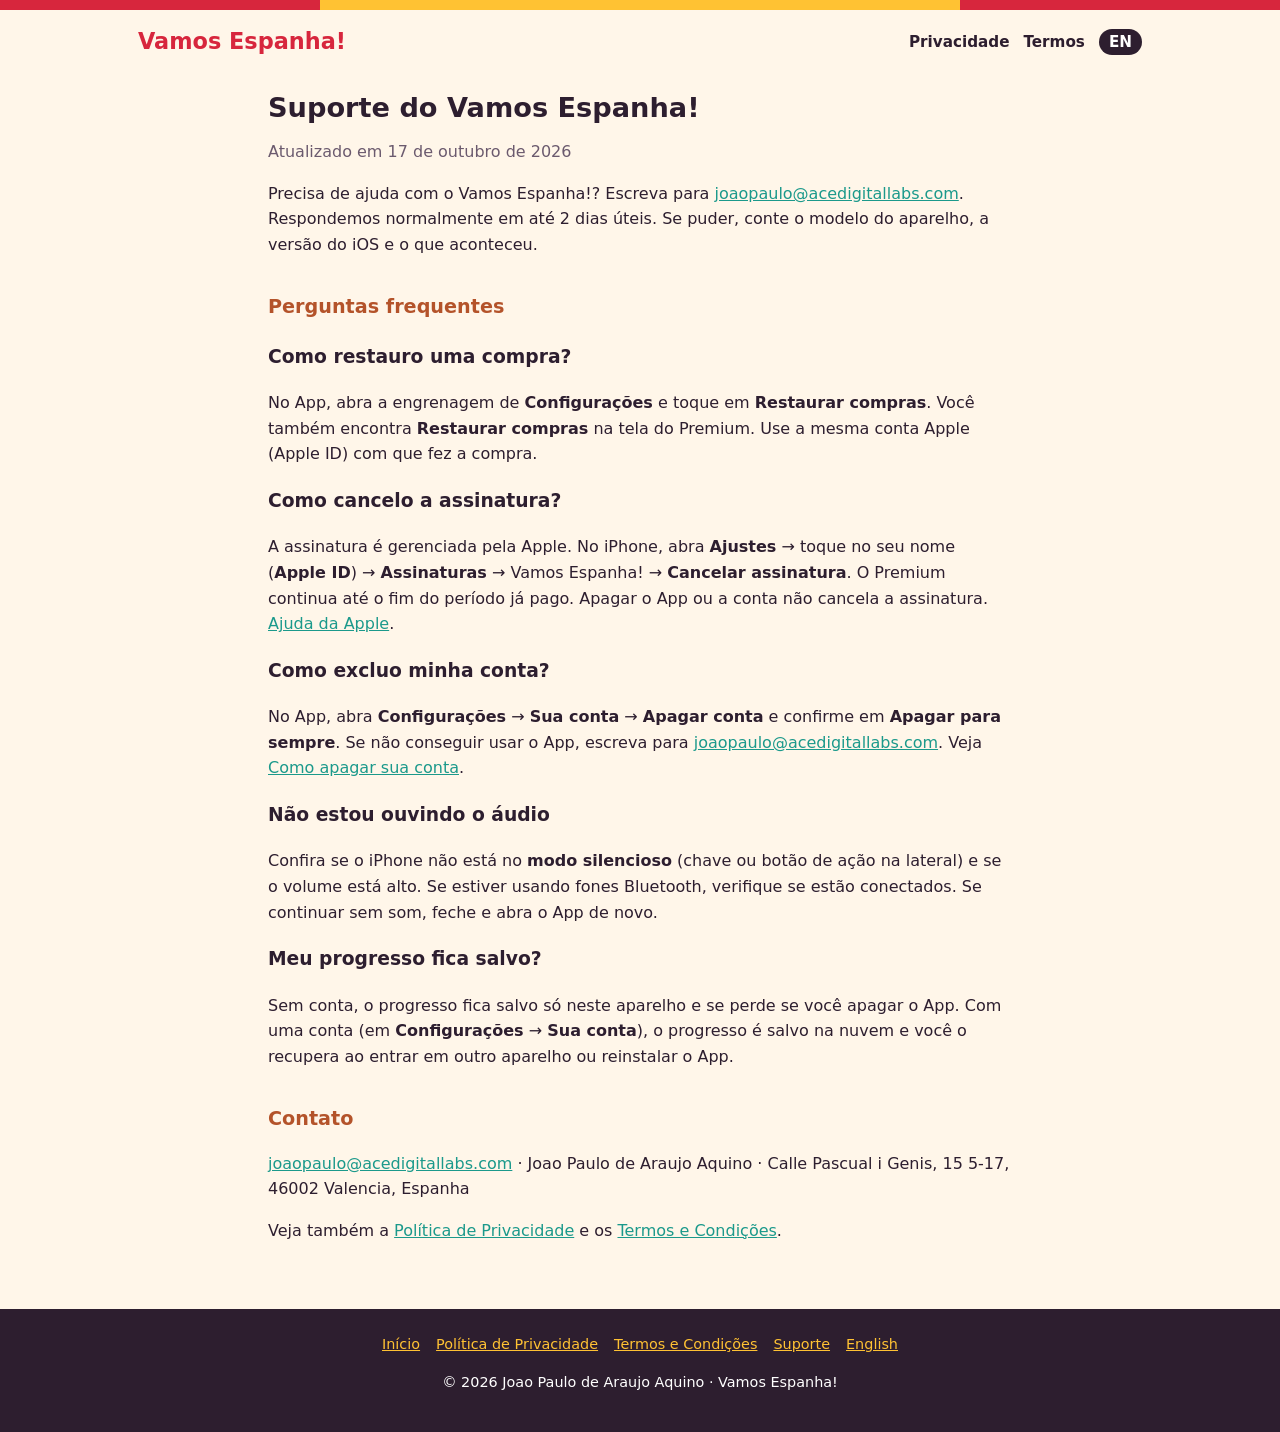
<file: suporte.html>
<!doctype html><html lang="pt-BR"><head><meta charset="utf-8">
<meta name="viewport" content="width=device-width,initial-scale=1"><title>Suporte — Vamos Espanha!</title>
<meta name="description" content="Vamos Espanha! — aprenda o espanhol da Espanha com a Lu">
<link rel="icon" href="img/lu_small.png"><link rel="stylesheet" href="style.css"></head><body>
<div class="stripe"></div><header><a class="logo" href="index.html">Vamos Espanha!</a><nav><a href="privacidade.html">Privacidade</a><a href="termos.html">Termos</a><a class="lang" href="en/index.html" hreflang="en">EN</a></nav></header>
<main class="doc"><h1>Suporte do Vamos Espanha!</h1><p class="meta">Atualizado em 17 de outubro de 2026</p>
<p>Precisa de ajuda com o Vamos Espanha!? Escreva para <a href="mailto:joaopaulo@acedigitallabs.com?subject=Suporte%20Vamos%20Espanha">joaopaulo@acedigitallabs.com</a>. Respondemos normalmente em até 2 dias úteis. Se puder, conte o modelo do aparelho, a versão do iOS e o que aconteceu.</p>
<h2>Perguntas frequentes</h2>
<h3>Como restauro uma compra?</h3><p>No App, abra a engrenagem de <b>Configurações</b> e toque em <b>Restaurar compras</b>. Você também encontra <b>Restaurar compras</b> na tela do Premium. Use a mesma conta Apple (Apple ID) com que fez a compra.</p>
<h3>Como cancelo a assinatura?</h3><p>A assinatura é gerenciada pela Apple. No iPhone, abra <b>Ajustes</b> → toque no seu nome (<b>Apple ID</b>) → <b>Assinaturas</b> → Vamos Espanha! → <b>Cancelar assinatura</b>. O Premium continua até o fim do período já pago. Apagar o App ou a conta não cancela a assinatura. <a href="https://support.apple.com/pt-br/118428">Ajuda da Apple</a>.</p>
<h3>Como excluo minha conta?</h3><p>No App, abra <b>Configurações</b> → <b>Sua conta</b> → <b>Apagar conta</b> e confirme em <b>Apagar para sempre</b>. Se não conseguir usar o App, escreva para <a href="mailto:joaopaulo@acedigitallabs.com?subject=Apagar%20conta">joaopaulo@acedigitallabs.com</a>. Veja <a href="apagar-conta.html">Como apagar sua conta</a>.</p>
<h3>Não estou ouvindo o áudio</h3><p>Confira se o iPhone não está no <b>modo silencioso</b> (chave ou botão de ação na lateral) e se o volume está alto. Se estiver usando fones Bluetooth, verifique se estão conectados. Se continuar sem som, feche e abra o App de novo.</p>
<h3>Meu progresso fica salvo?</h3><p>Sem conta, o progresso fica salvo só neste aparelho e se perde se você apagar o App. Com uma conta (em <b>Configurações</b> → <b>Sua conta</b>), o progresso é salvo na nuvem e você o recupera ao entrar em outro aparelho ou reinstalar o App.</p>
<h2>Contato</h2><p><a href="mailto:joaopaulo@acedigitallabs.com">joaopaulo@acedigitallabs.com</a> · Joao Paulo de Araujo Aquino · Calle Pascual i Genis, 15 5-17, 46002 Valencia, Espanha</p>
<p>Veja também a <a href="privacidade.html">Política de Privacidade</a> e os <a href="termos.html">Termos e Condições</a>.</p></main>
<footer><a href="index.html">Início</a><a href="privacidade.html">Política de Privacidade</a><a href="termos.html">Termos e Condições</a><a href="suporte.html">Suporte</a><a href="en/index.html">English</a><p>© 2026 Joao Paulo de Araujo Aquino · Vamos Espanha!</p></footer></body></html>
</file>
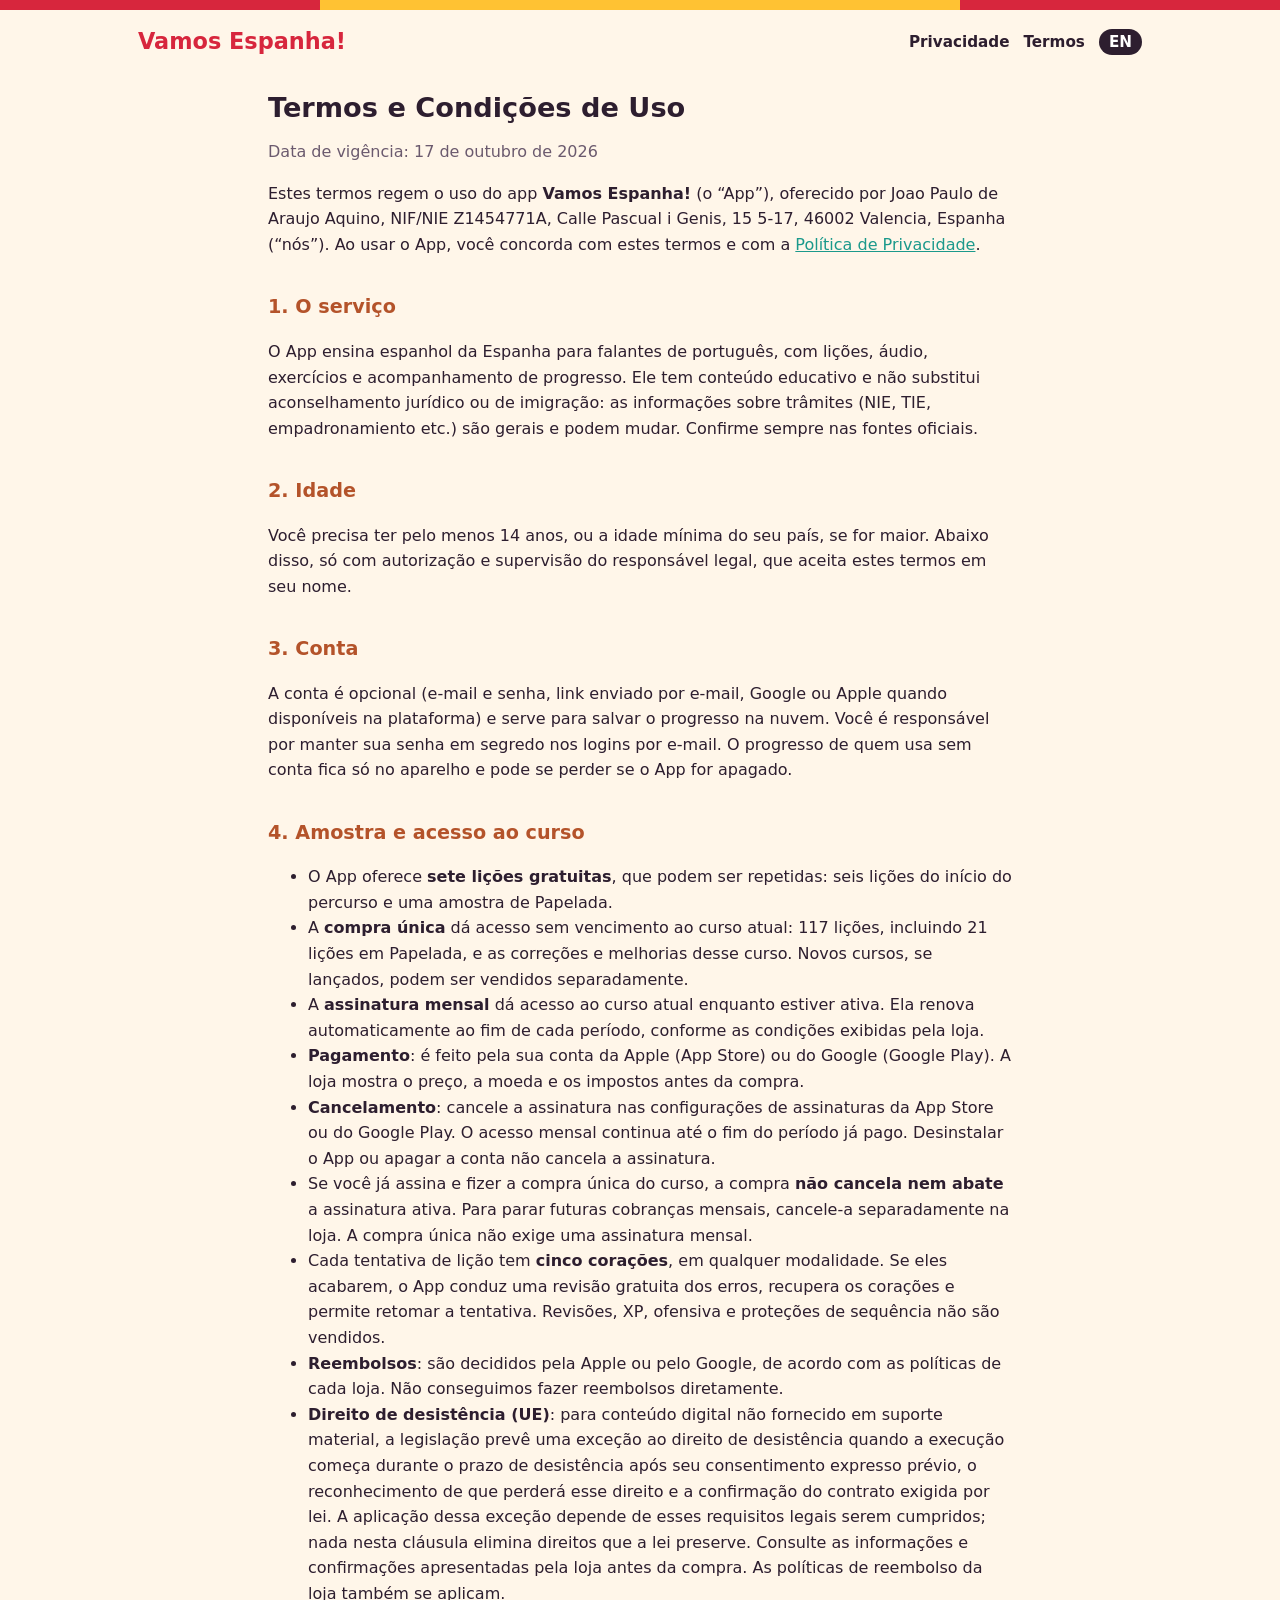
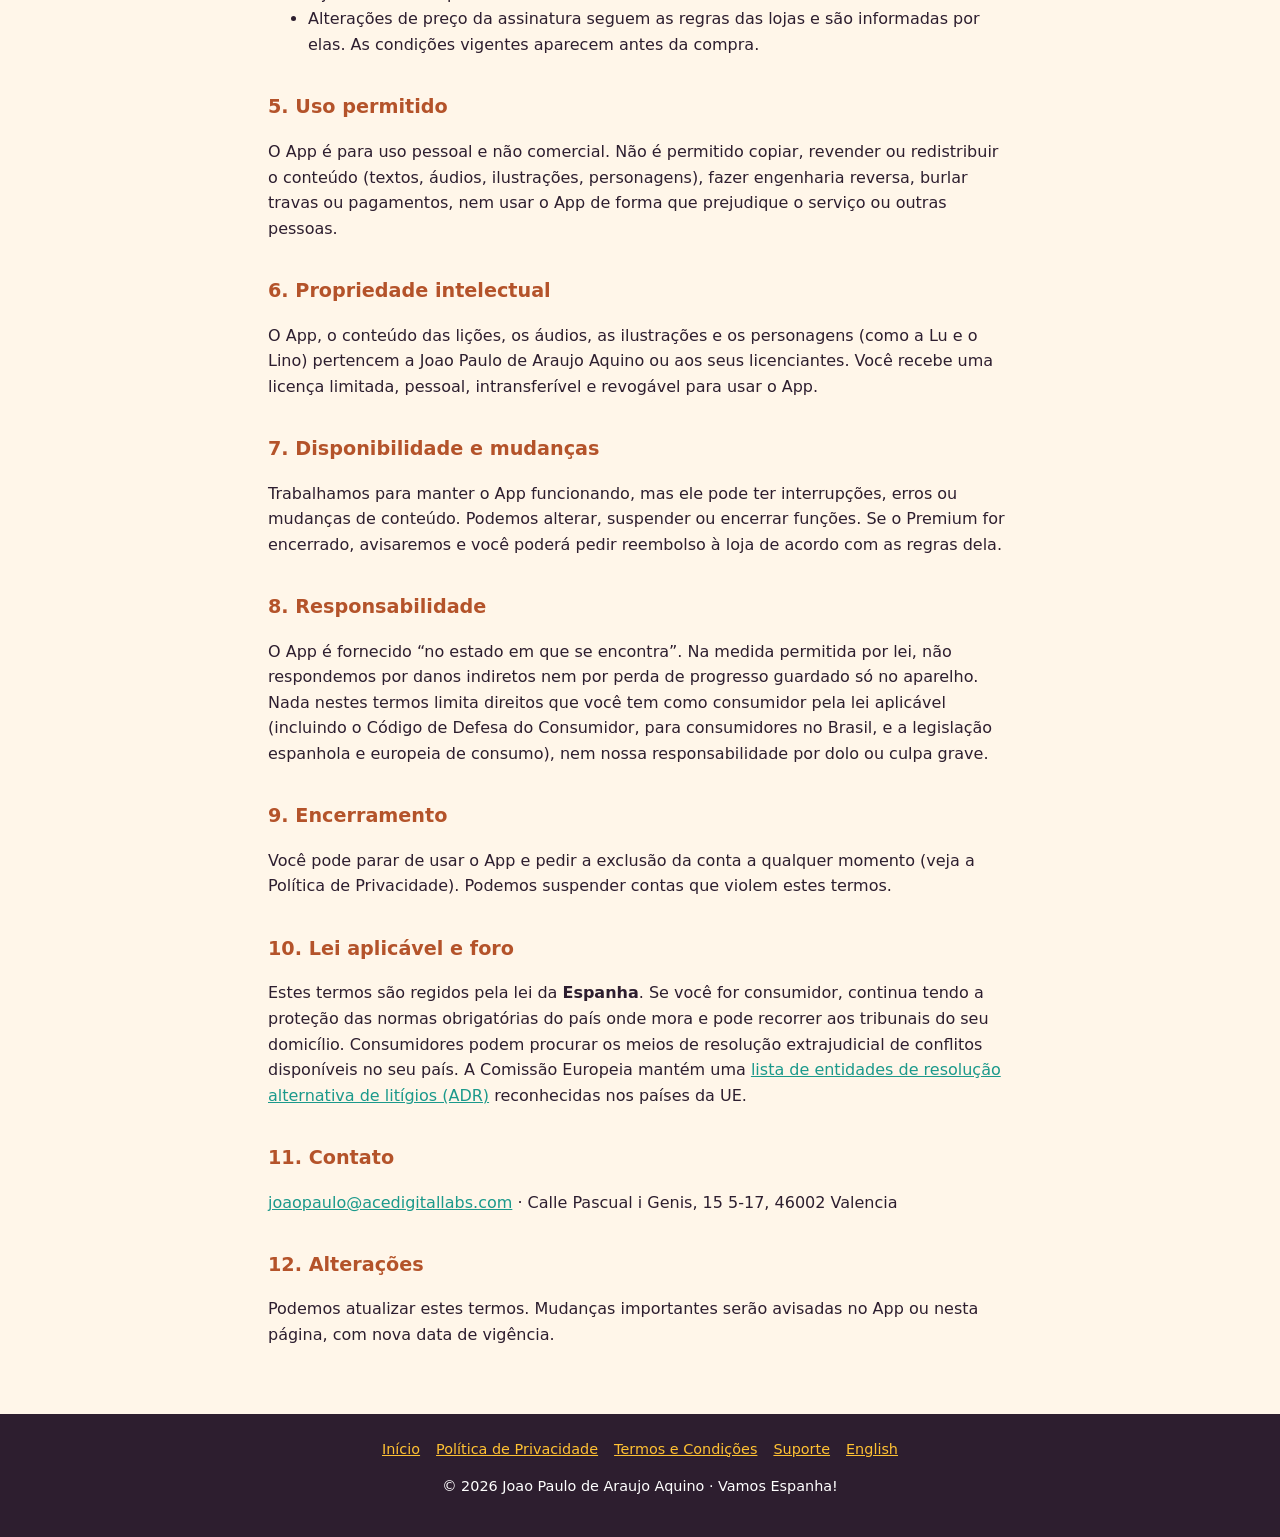
<file: termos.html>
<!doctype html><html lang="pt-BR"><head><meta charset="utf-8">
<meta name="viewport" content="width=device-width,initial-scale=1"><title>Termos e Condições — Vamos Espanha!</title>
<meta name="description" content="Vamos Espanha! — aprenda o espanhol da Espanha com a Lu">
<link rel="icon" href="img/lu_small.png"><link rel="stylesheet" href="style.css"></head><body>
<div class="stripe"></div><header><a class="logo" href="index.html">Vamos Espanha!</a><nav><a href="privacidade.html">Privacidade</a><a href="termos.html">Termos</a><a class="lang" href="en/terms.html" hreflang="en">EN</a></nav></header>
<main class="doc"><h1>Termos e Condições de Uso</h1><p class="meta">Data de vigência: 17 de outubro de 2026</p>
<p>Estes termos regem o uso do app <b>Vamos Espanha!</b> (o “App”), oferecido por Joao Paulo de Araujo Aquino, NIF/NIE Z1454771A, Calle Pascual i Genis, 15 5-17, 46002 Valencia, Espanha (“nós”). Ao usar o App, você concorda com estes termos e com a <a href="privacidade.html">Política de Privacidade</a>.</p>
<h2>1. O serviço</h2><p>O App ensina espanhol da Espanha para falantes de português, com lições, áudio, exercícios e acompanhamento de progresso. Ele tem conteúdo educativo e não substitui aconselhamento jurídico ou de imigração: as informações sobre trâmites (NIE, TIE, empadronamiento etc.) são gerais e podem mudar. Confirme sempre nas fontes oficiais.</p>
<h2>2. Idade</h2><p>Você precisa ter pelo menos 14 anos, ou a idade mínima do seu país, se for maior. Abaixo disso, só com autorização e supervisão do responsável legal, que aceita estes termos em seu nome.</p>
<h2>3. Conta</h2><p>A conta é opcional (e-mail e senha, link enviado por e-mail, Google ou Apple quando disponíveis na plataforma) e serve para salvar o progresso na nuvem. Você é responsável por manter sua senha em segredo nos logins por e-mail. O progresso de quem usa sem conta fica só no aparelho e pode se perder se o App for apagado.</p>
<h2>4. Amostra e acesso ao curso</h2><ul>
<li>O App oferece <b>sete lições gratuitas</b>, que podem ser repetidas: seis lições do início do percurso e uma amostra de Papelada.</li>
<li>A <b>compra única</b> dá acesso sem vencimento ao curso atual: 117 lições, incluindo 21 lições em Papelada, e as correções e melhorias desse curso. Novos cursos, se lançados, podem ser vendidos separadamente.</li>
<li>A <b>assinatura mensal</b> dá acesso ao curso atual enquanto estiver ativa. Ela renova automaticamente ao fim de cada período, conforme as condições exibidas pela loja.</li>
<li><b>Pagamento</b>: é feito pela sua conta da Apple (App Store) ou do Google (Google Play). A loja mostra o preço, a moeda e os impostos antes da compra.</li>
<li><b>Cancelamento</b>: cancele a assinatura nas configurações de assinaturas da App Store ou do Google Play. O acesso mensal continua até o fim do período já pago. Desinstalar o App ou apagar a conta não cancela a assinatura.</li>
<li>Se você já assina e fizer a compra única do curso, a compra <b>não cancela nem abate</b> a assinatura ativa. Para parar futuras cobranças mensais, cancele-a separadamente na loja. A compra única não exige uma assinatura mensal.</li>
<li>Cada tentativa de lição tem <b>cinco corações</b>, em qualquer modalidade. Se eles acabarem, o App conduz uma revisão gratuita dos erros, recupera os corações e permite retomar a tentativa. Revisões, XP, ofensiva e proteções de sequência não são vendidos.</li>
<li><b>Reembolsos</b>: são decididos pela Apple ou pelo Google, de acordo com as políticas de cada loja. Não conseguimos fazer reembolsos diretamente.</li>
<li><b>Direito de desistência (UE)</b>: para conteúdo digital não fornecido em suporte material, a legislação prevê uma exceção ao direito de desistência quando a execução começa durante o prazo de desistência após seu consentimento expresso prévio, o reconhecimento de que perderá esse direito e a confirmação do contrato exigida por lei. A aplicação dessa exceção depende de esses requisitos legais serem cumpridos; nada nesta cláusula elimina direitos que a lei preserve. Consulte as informações e confirmações apresentadas pela loja antes da compra. As políticas de reembolso da loja também se aplicam.</li>
<li>Alterações de preço da assinatura seguem as regras das lojas e são informadas por elas. As condições vigentes aparecem antes da compra.</li></ul>
<h2>5. Uso permitido</h2><p>O App é para uso pessoal e não comercial. Não é permitido copiar, revender ou redistribuir o conteúdo (textos, áudios, ilustrações, personagens), fazer engenharia reversa, burlar travas ou pagamentos, nem usar o App de forma que prejudique o serviço ou outras pessoas.</p>
<h2>6. Propriedade intelectual</h2><p>O App, o conteúdo das lições, os áudios, as ilustrações e os personagens (como a Lu e o Lino) pertencem a Joao Paulo de Araujo Aquino ou aos seus licenciantes. Você recebe uma licença limitada, pessoal, intransferível e revogável para usar o App.</p>
<h2>7. Disponibilidade e mudanças</h2><p>Trabalhamos para manter o App funcionando, mas ele pode ter interrupções, erros ou mudanças de conteúdo. Podemos alterar, suspender ou encerrar funções. Se o Premium for encerrado, avisaremos e você poderá pedir reembolso à loja de acordo com as regras dela.</p>
<h2>8. Responsabilidade</h2><p>O App é fornecido “no estado em que se encontra”. Na medida permitida por lei, não respondemos por danos indiretos nem por perda de progresso guardado só no aparelho. Nada nestes termos limita direitos que você tem como consumidor pela lei aplicável (incluindo o Código de Defesa do Consumidor, para consumidores no Brasil, e a legislação espanhola e europeia de consumo), nem nossa responsabilidade por dolo ou culpa grave.</p>
<h2>9. Encerramento</h2><p>Você pode parar de usar o App e pedir a exclusão da conta a qualquer momento (veja a Política de Privacidade). Podemos suspender contas que violem estes termos.</p>
<h2>10. Lei aplicável e foro</h2><p>Estes termos são regidos pela lei da <b>Espanha</b>. Se você for consumidor, continua tendo a proteção das normas obrigatórias do país onde mora e pode recorrer aos tribunais do seu domicílio. Consumidores podem procurar os meios de resolução extrajudicial de conflitos disponíveis no seu país. A Comissão Europeia mantém uma <a href="https://consumer-redress.ec.europa.eu/list-alternative-dispute-resolution-adr-bodies_en">lista de entidades de resolução alternativa de litígios (ADR)</a> reconhecidas nos países da UE.</p>
<h2>11. Contato</h2><p><a href="mailto:joaopaulo@acedigitallabs.com">joaopaulo@acedigitallabs.com</a> · Calle Pascual i Genis, 15 5-17, 46002 Valencia</p>
<h2>12. Alterações</h2><p>Podemos atualizar estes termos. Mudanças importantes serão avisadas no App ou nesta página, com nova data de vigência.</p></main>
<footer><a href="index.html">Início</a><a href="privacidade.html">Política de Privacidade</a><a href="termos.html">Termos e Condições</a><a href="suporte.html">Suporte</a><a href="en/terms.html">English</a><p>© 2026 Joao Paulo de Araujo Aquino · Vamos Espanha!</p></footer></body></html>
</file>
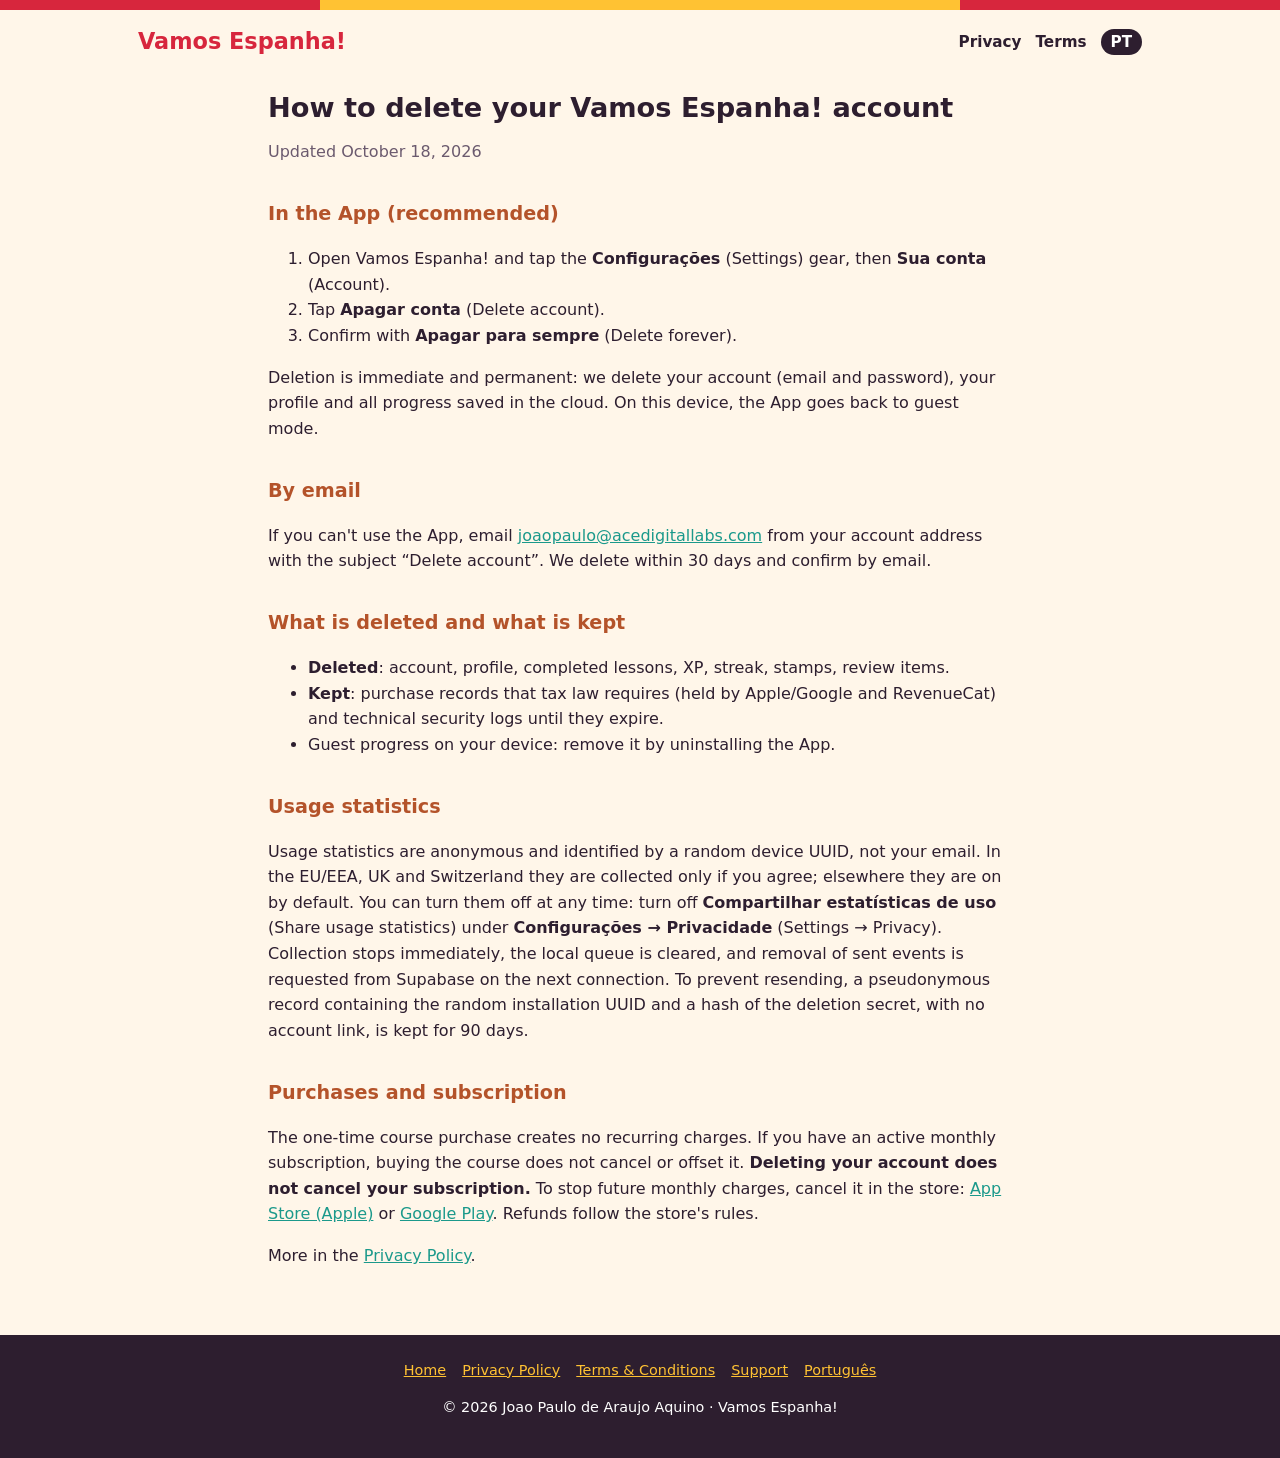
<file: en/delete-account.html>
<!doctype html><html lang="en"><head><meta charset="utf-8">
<meta name="viewport" content="width=device-width,initial-scale=1"><title>Delete account — Vamos Espanha!</title>
<meta name="description" content="Vamos Espanha! — learn the Spanish of Spain with Lu">
<link rel="icon" href="../img/lu_small.png"><link rel="stylesheet" href="../style.css"></head><body>
<div class="stripe"></div><header><a class="logo" href="index.html">Vamos Espanha!</a><nav><a href="privacy.html">Privacy</a><a href="terms.html">Terms</a><a class="lang" href="../apagar-conta.html" hreflang="pt">PT</a></nav></header>
<main class="doc"><h1>How to delete your Vamos Espanha! account</h1><p class="meta">Updated October 18, 2026</p>
<h2>In the App (recommended)</h2><ol><li>Open Vamos Espanha! and tap the <b>Configurações</b> (Settings) gear, then <b>Sua conta</b> (Account).</li><li>Tap <b>Apagar conta</b> (Delete account).</li><li>Confirm with <b>Apagar para sempre</b> (Delete forever).</li></ol>
<p>Deletion is immediate and permanent: we delete your account (email and password), your profile and all progress saved in the cloud. On this device, the App goes back to guest mode.</p>
<h2>By email</h2><p>If you can't use the App, email <a href="mailto:joaopaulo@acedigitallabs.com?subject=Delete%20account">joaopaulo@acedigitallabs.com</a> from your account address with the subject “Delete account”. We delete within 30 days and confirm by email.</p>
<h2>What is deleted and what is kept</h2><ul><li><b>Deleted</b>: account, profile, completed lessons, XP, streak, stamps, review items.</li>
<li><b>Kept</b>: purchase records that tax law requires (held by Apple/Google and RevenueCat) and technical security logs until they expire.</li>
<li>Guest progress on your device: remove it by uninstalling the App.</li></ul>
<h2>Usage statistics</h2><p>Usage statistics are anonymous and identified by a random device UUID, not your email. In the EU/EEA, UK and Switzerland they are collected only if you agree; elsewhere they are on by default. You can turn them off at any time: turn off <b>Compartilhar estatísticas de uso</b> (Share usage statistics) under <b>Configurações → Privacidade</b> (Settings → Privacy). Collection stops immediately, the local queue is cleared, and removal of sent events is requested from Supabase on the next connection. To prevent resending, a pseudonymous record containing the random installation UUID and a hash of the deletion secret, with no account link, is kept for 90 days.</p>
<h2>Purchases and subscription</h2><p>The one-time course purchase creates no recurring charges. If you have an active monthly subscription, buying the course does not cancel or offset it. <b>Deleting your account does not cancel your subscription.</b> To stop future monthly charges, cancel it in the store: <a href="https://support.apple.com/en-us/118428">App Store (Apple)</a> or <a href="https://support.google.com/googleplay/answer/7018481?hl=en">Google Play</a>. Refunds follow the store's rules.</p>
<p>More in the <a href="privacy.html">Privacy Policy</a>.</p></main>
<footer><a href="index.html">Home</a><a href="privacy.html">Privacy Policy</a><a href="terms.html">Terms &amp; Conditions</a><a href="mailto:joaopaulo@acedigitallabs.com">Support</a><a href="../apagar-conta.html">Português</a><p>© 2026 Joao Paulo de Araujo Aquino · Vamos Espanha!</p></footer></body></html>
</file>
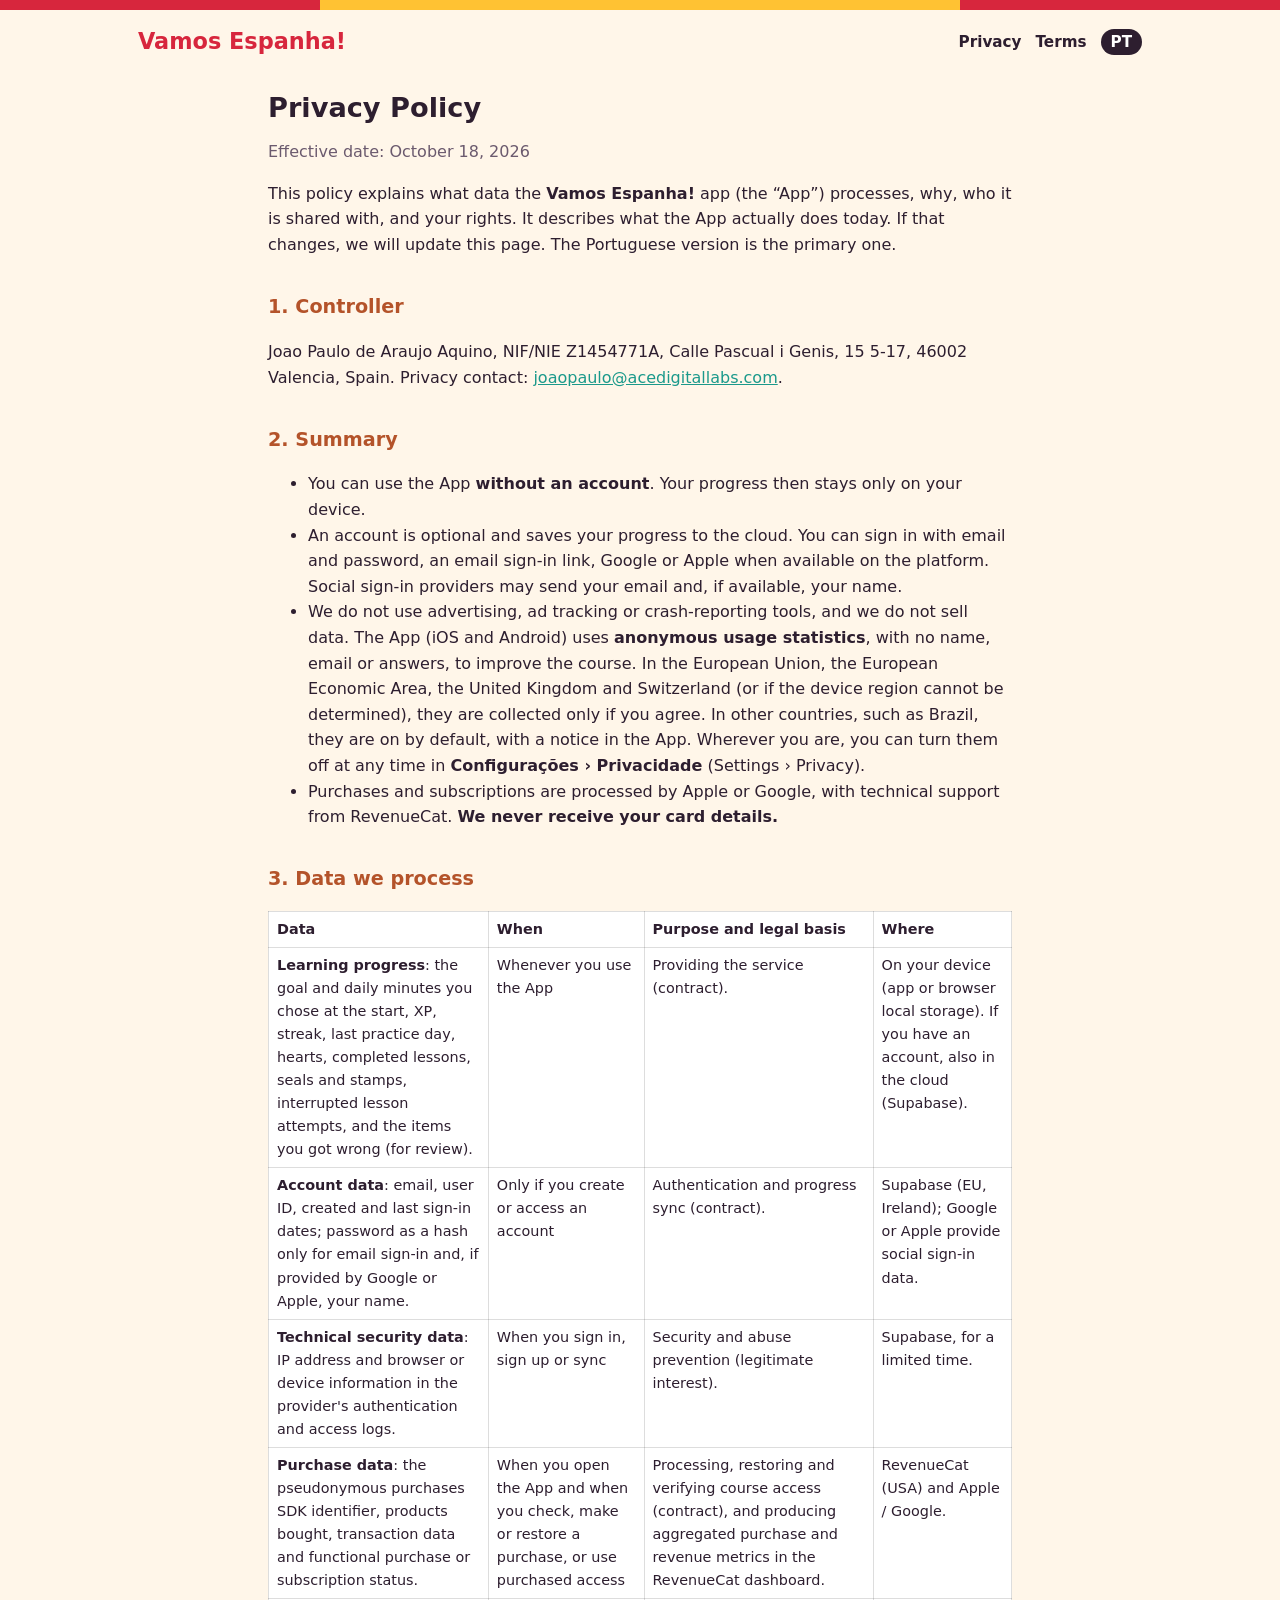
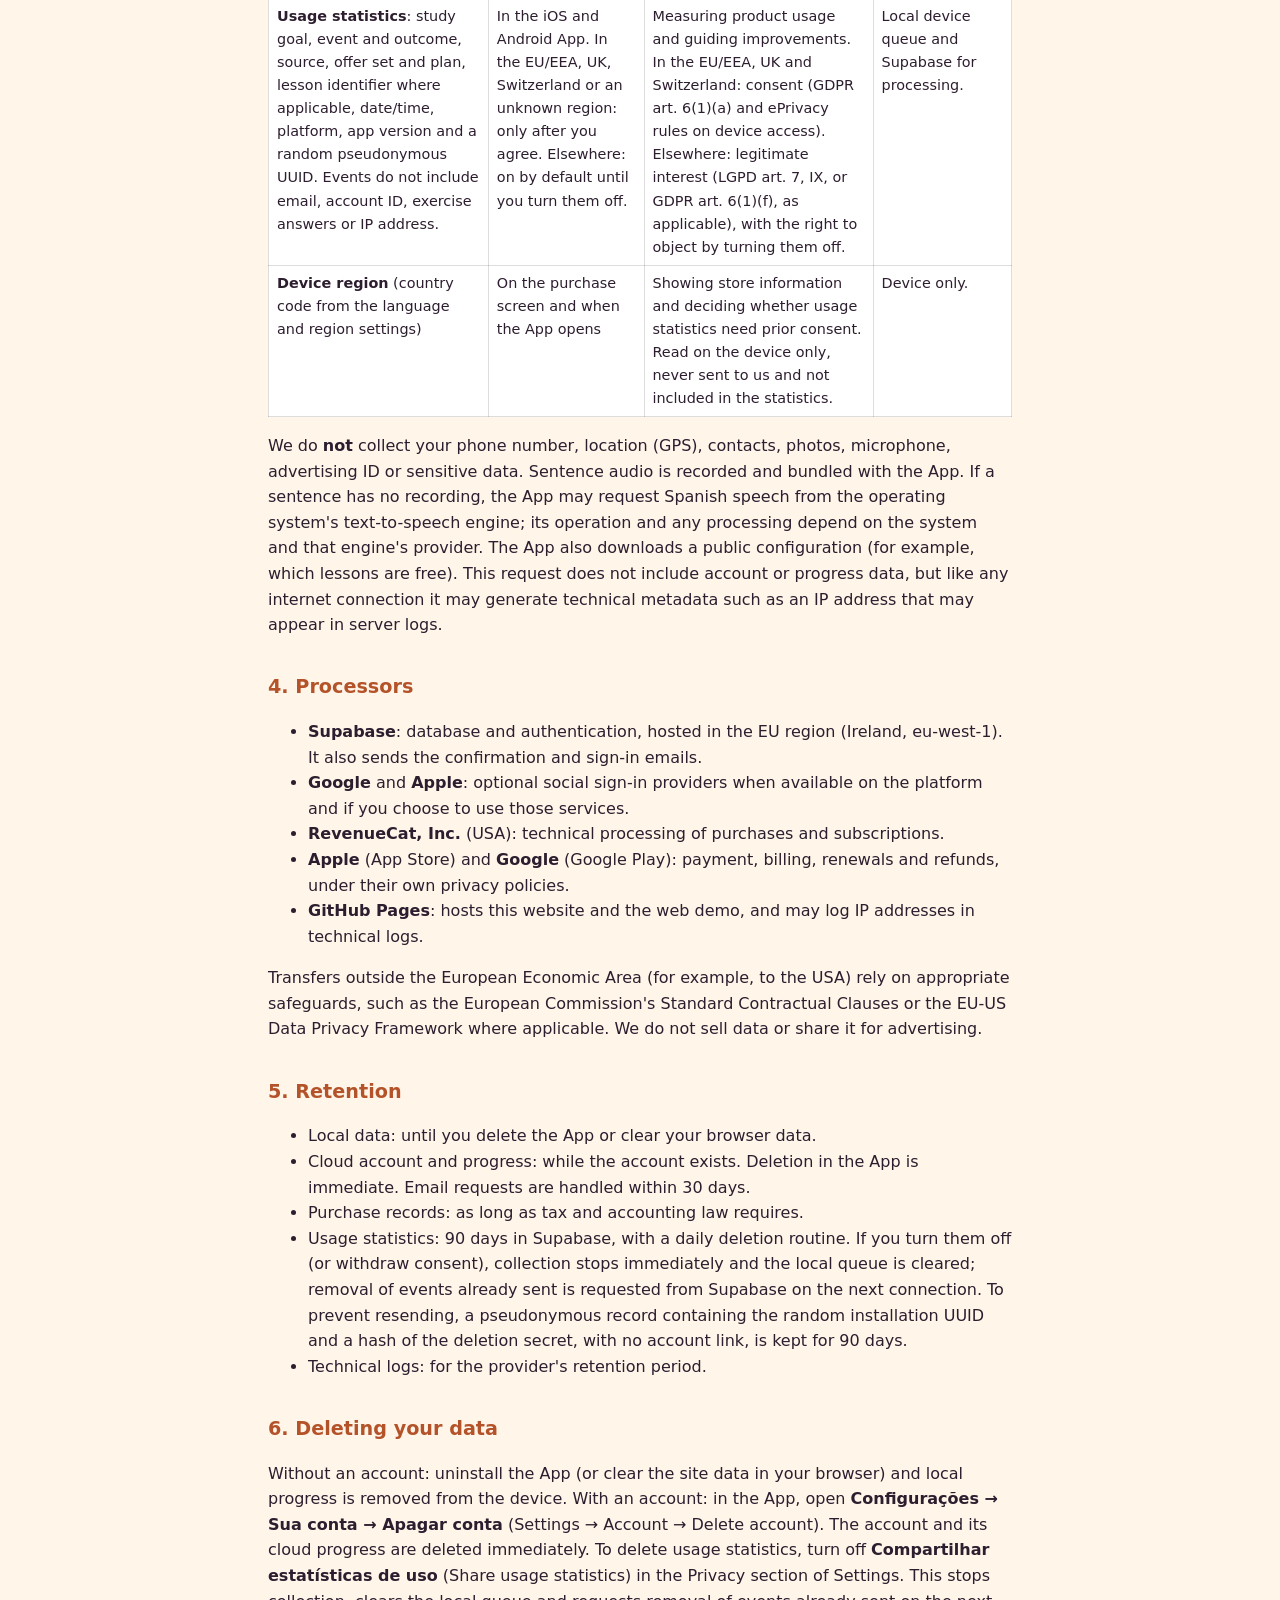
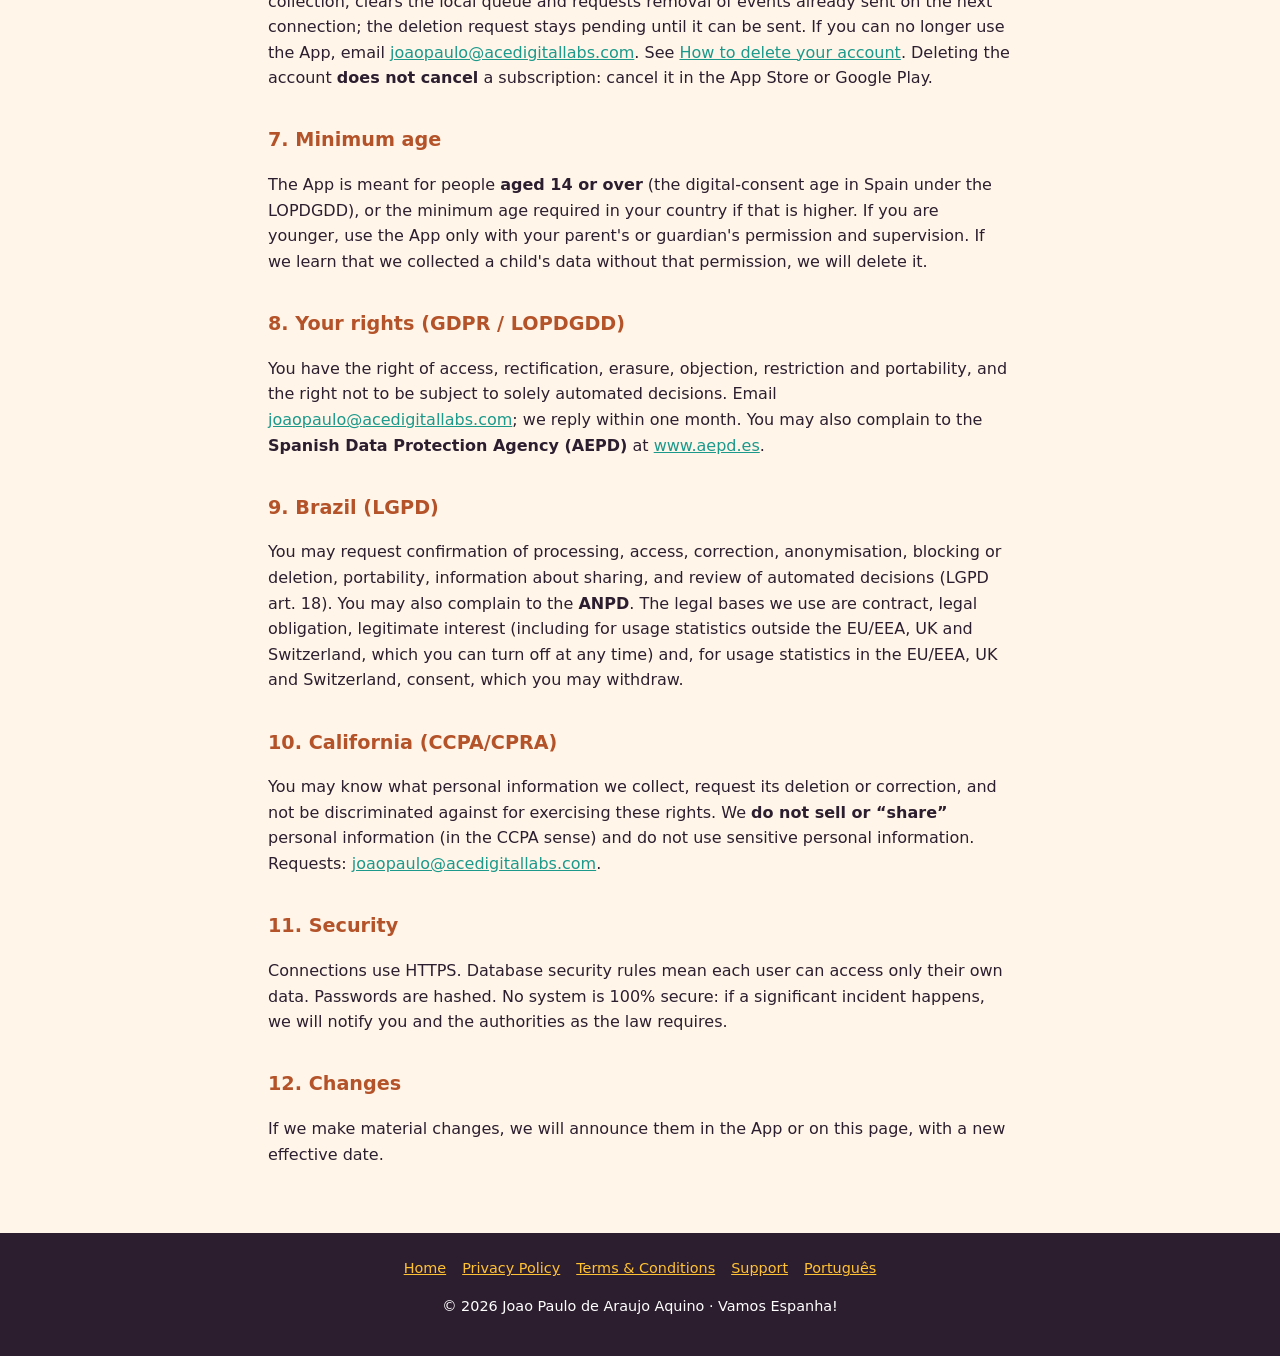
<file: en/privacy.html>
<!doctype html><html lang="en"><head><meta charset="utf-8">
<meta name="viewport" content="width=device-width,initial-scale=1"><title>Privacy Policy — Vamos Espanha!</title>
<meta name="description" content="Vamos Espanha! — learn the Spanish of Spain with Lu">
<link rel="icon" href="../img/lu_small.png"><link rel="stylesheet" href="../style.css"></head><body>
<div class="stripe"></div><header><a class="logo" href="index.html">Vamos Espanha!</a><nav><a href="privacy.html">Privacy</a><a href="terms.html">Terms</a><a class="lang" href="../privacidade.html" hreflang="pt">PT</a></nav></header>
<main class="doc"><h1>Privacy Policy</h1><p class="meta">Effective date: October 18, 2026</p>
<p>This policy explains what data the <b>Vamos Espanha!</b> app (the “App”) processes, why, who it is shared with, and your rights. It describes what the App actually does today. If that changes, we will update this page. The Portuguese version is the primary one.</p>
<h2>1. Controller</h2><p>Joao Paulo de Araujo Aquino, NIF/NIE Z1454771A, Calle Pascual i Genis, 15 5-17, 46002 Valencia, Spain. Privacy contact: <a href="mailto:joaopaulo@acedigitallabs.com">joaopaulo@acedigitallabs.com</a>.</p>
<h2>2. Summary</h2><ul><li>You can use the App <b>without an account</b>. Your progress then stays only on your device.</li>
<li>An account is optional and saves your progress to the cloud. You can sign in with email and password, an email sign-in link, Google or Apple when available on the platform. Social sign-in providers may send your email and, if available, your name.</li>
<li>We do not use advertising, ad tracking or crash-reporting tools, and we do not sell data. The App (iOS and Android) uses <b>anonymous usage statistics</b>, with no name, email or answers, to improve the course. In the European Union, the European Economic Area, the United Kingdom and Switzerland (or if the device region cannot be determined), they are collected only if you agree. In other countries, such as Brazil, they are on by default, with a notice in the App. Wherever you are, you can turn them off at any time in <b>Configurações › Privacidade</b> (Settings › Privacy).</li>
<li>Purchases and subscriptions are processed by Apple or Google, with technical support from RevenueCat. <b>We never receive your card details.</b></li></ul>
<h2>3. Data we process</h2>
<table><tr><th>Data</th><th>When</th><th>Purpose and legal basis</th><th>Where</th></tr>
<tr><td><b>Learning progress</b>: the goal and daily minutes you chose at the start, XP, streak, last practice day, hearts, completed lessons, seals and stamps, interrupted lesson attempts, and the items you got wrong (for review).</td><td>Whenever you use the App</td><td>Providing the service (contract).</td><td>On your device (app or browser local storage). If you have an account, also in the cloud (Supabase).</td></tr>
<tr><td><b>Account data</b>: email, user ID, created and last sign-in dates; password as a hash only for email sign-in and, if provided by Google or Apple, your name.</td><td>Only if you create or access an account</td><td>Authentication and progress sync (contract).</td><td>Supabase (EU, Ireland); Google or Apple provide social sign-in data.</td></tr>
<tr><td><b>Technical security data</b>: IP address and browser or device information in the provider's authentication and access logs.</td><td>When you sign in, sign up or sync</td><td>Security and abuse prevention (legitimate interest).</td><td>Supabase, for a limited time.</td></tr>
<tr><td><b>Purchase data</b>: the pseudonymous purchases SDK identifier, products bought, transaction data and functional purchase or subscription status.</td><td>When you open the App and when you check, make or restore a purchase, or use purchased access</td><td>Processing, restoring and verifying course access (contract), and producing aggregated purchase and revenue metrics in the RevenueCat dashboard.</td><td>RevenueCat (USA) and Apple / Google.</td></tr>
<tr><td><b>Usage statistics</b>: study goal, event and outcome, source, offer set and plan, lesson identifier where applicable, date/time, platform, app version and a random pseudonymous UUID. Events do not include email, account ID, exercise answers or IP address.</td><td>In the iOS and Android App. In the EU/EEA, UK, Switzerland or an unknown region: only after you agree. Elsewhere: on by default until you turn them off.</td><td>Measuring product usage and guiding improvements. In the EU/EEA, UK and Switzerland: consent (GDPR art. 6(1)(a) and ePrivacy rules on device access). Elsewhere: legitimate interest (LGPD art. 7, IX, or GDPR art. 6(1)(f), as applicable), with the right to object by turning them off.</td><td>Local device queue and Supabase for processing.</td></tr>
<tr><td><b>Device region</b> (country code from the language and region settings)</td><td>On the purchase screen and when the App opens</td><td>Showing store information and deciding whether usage statistics need prior consent. Read on the device only, never sent to us and not included in the statistics.</td><td>Device only.</td></tr></table>
<p>We do <b>not</b> collect your phone number, location (GPS), contacts, photos, microphone, advertising ID or sensitive data. Sentence audio is recorded and bundled with the App. If a sentence has no recording, the App may request Spanish speech from the operating system's text-to-speech engine; its operation and any processing depend on the system and that engine's provider. The App also downloads a public configuration (for example, which lessons are free). This request does not include account or progress data, but like any internet connection it may generate technical metadata such as an IP address that may appear in server logs.</p>
<h2>4. Processors</h2><ul>
<li><b>Supabase</b>: database and authentication, hosted in the EU region (Ireland, eu-west-1). It also sends the confirmation and sign-in emails.</li>
<li><b>Google</b> and <b>Apple</b>: optional social sign-in providers when available on the platform and if you choose to use those services.</li>
<li><b>RevenueCat, Inc.</b> (USA): technical processing of purchases and subscriptions.</li>
<li><b>Apple</b> (App Store) and <b>Google</b> (Google Play): payment, billing, renewals and refunds, under their own privacy policies.</li>
<li><b>GitHub Pages</b>: hosts this website and the web demo, and may log IP addresses in technical logs.</li></ul>
<p>Transfers outside the European Economic Area (for example, to the USA) rely on appropriate safeguards, such as the European Commission's Standard Contractual Clauses or the EU-US Data Privacy Framework where applicable. We do not sell data or share it for advertising.</p>
<h2>5. Retention</h2><ul>
<li>Local data: until you delete the App or clear your browser data.</li>
<li>Cloud account and progress: while the account exists. Deletion in the App is immediate. Email requests are handled within 30 days.</li>
<li>Purchase records: as long as tax and accounting law requires.</li>
<li>Usage statistics: 90 days in Supabase, with a daily deletion routine. If you turn them off (or withdraw consent), collection stops immediately and the local queue is cleared; removal of events already sent is requested from Supabase on the next connection. To prevent resending, a pseudonymous record containing the random installation UUID and a hash of the deletion secret, with no account link, is kept for 90 days.</li>
<li>Technical logs: for the provider's retention period.</li></ul>
<h2>6. Deleting your data</h2><p>Without an account: uninstall the App (or clear the site data in your browser) and local progress is removed from the device. With an account: in the App, open <b>Configurações → Sua conta → Apagar conta</b> (Settings → Account → Delete account). The account and its cloud progress are deleted immediately. To delete usage statistics, turn off <b>Compartilhar estatísticas de uso</b> (Share usage statistics) in the Privacy section of Settings. This stops collection, clears the local queue and requests removal of events already sent on the next connection; the deletion request stays pending until it can be sent. If you can no longer use the App, email <a href="mailto:joaopaulo@acedigitallabs.com">joaopaulo@acedigitallabs.com</a>. See <a href="delete-account.html">How to delete your account</a>. Deleting the account <b>does not cancel</b> a subscription: cancel it in the App Store or Google Play.</p>
<h2>7. Minimum age</h2><p>The App is meant for people <b>aged 14 or over</b> (the digital-consent age in Spain under the LOPDGDD), or the minimum age required in your country if that is higher. If you are younger, use the App only with your parent's or guardian's permission and supervision. If we learn that we collected a child's data without that permission, we will delete it.</p>
<h2>8. Your rights (GDPR / LOPDGDD)</h2><p>You have the right of access, rectification, erasure, objection, restriction and portability, and the right not to be subject to solely automated decisions. Email <a href="mailto:joaopaulo@acedigitallabs.com">joaopaulo@acedigitallabs.com</a>; we reply within one month. You may also complain to the <b>Spanish Data Protection Agency (AEPD)</b> at <a href="https://www.aepd.es">www.aepd.es</a>.</p>
<h2>9. Brazil (LGPD)</h2><p>You may request confirmation of processing, access, correction, anonymisation, blocking or deletion, portability, information about sharing, and review of automated decisions (LGPD art. 18). You may also complain to the <b>ANPD</b>. The legal bases we use are contract, legal obligation, legitimate interest (including for usage statistics outside the EU/EEA, UK and Switzerland, which you can turn off at any time) and, for usage statistics in the EU/EEA, UK and Switzerland, consent, which you may withdraw.</p>
<h2>10. California (CCPA/CPRA)</h2><p>You may know what personal information we collect, request its deletion or correction, and not be discriminated against for exercising these rights. We <b>do not sell or “share”</b> personal information (in the CCPA sense) and do not use sensitive personal information. Requests: <a href="mailto:joaopaulo@acedigitallabs.com">joaopaulo@acedigitallabs.com</a>.</p>
<h2>11. Security</h2><p>Connections use HTTPS. Database security rules mean each user can access only their own data. Passwords are hashed. No system is 100% secure: if a significant incident happens, we will notify you and the authorities as the law requires.</p>
<h2>12. Changes</h2><p>If we make material changes, we will announce them in the App or on this page, with a new effective date.</p></main>
<footer><a href="index.html">Home</a><a href="privacy.html">Privacy Policy</a><a href="terms.html">Terms &amp; Conditions</a><a href="mailto:joaopaulo@acedigitallabs.com">Support</a><a href="../privacidade.html">Português</a><p>© 2026 Joao Paulo de Araujo Aquino · Vamos Espanha!</p></footer></body></html>
</file>
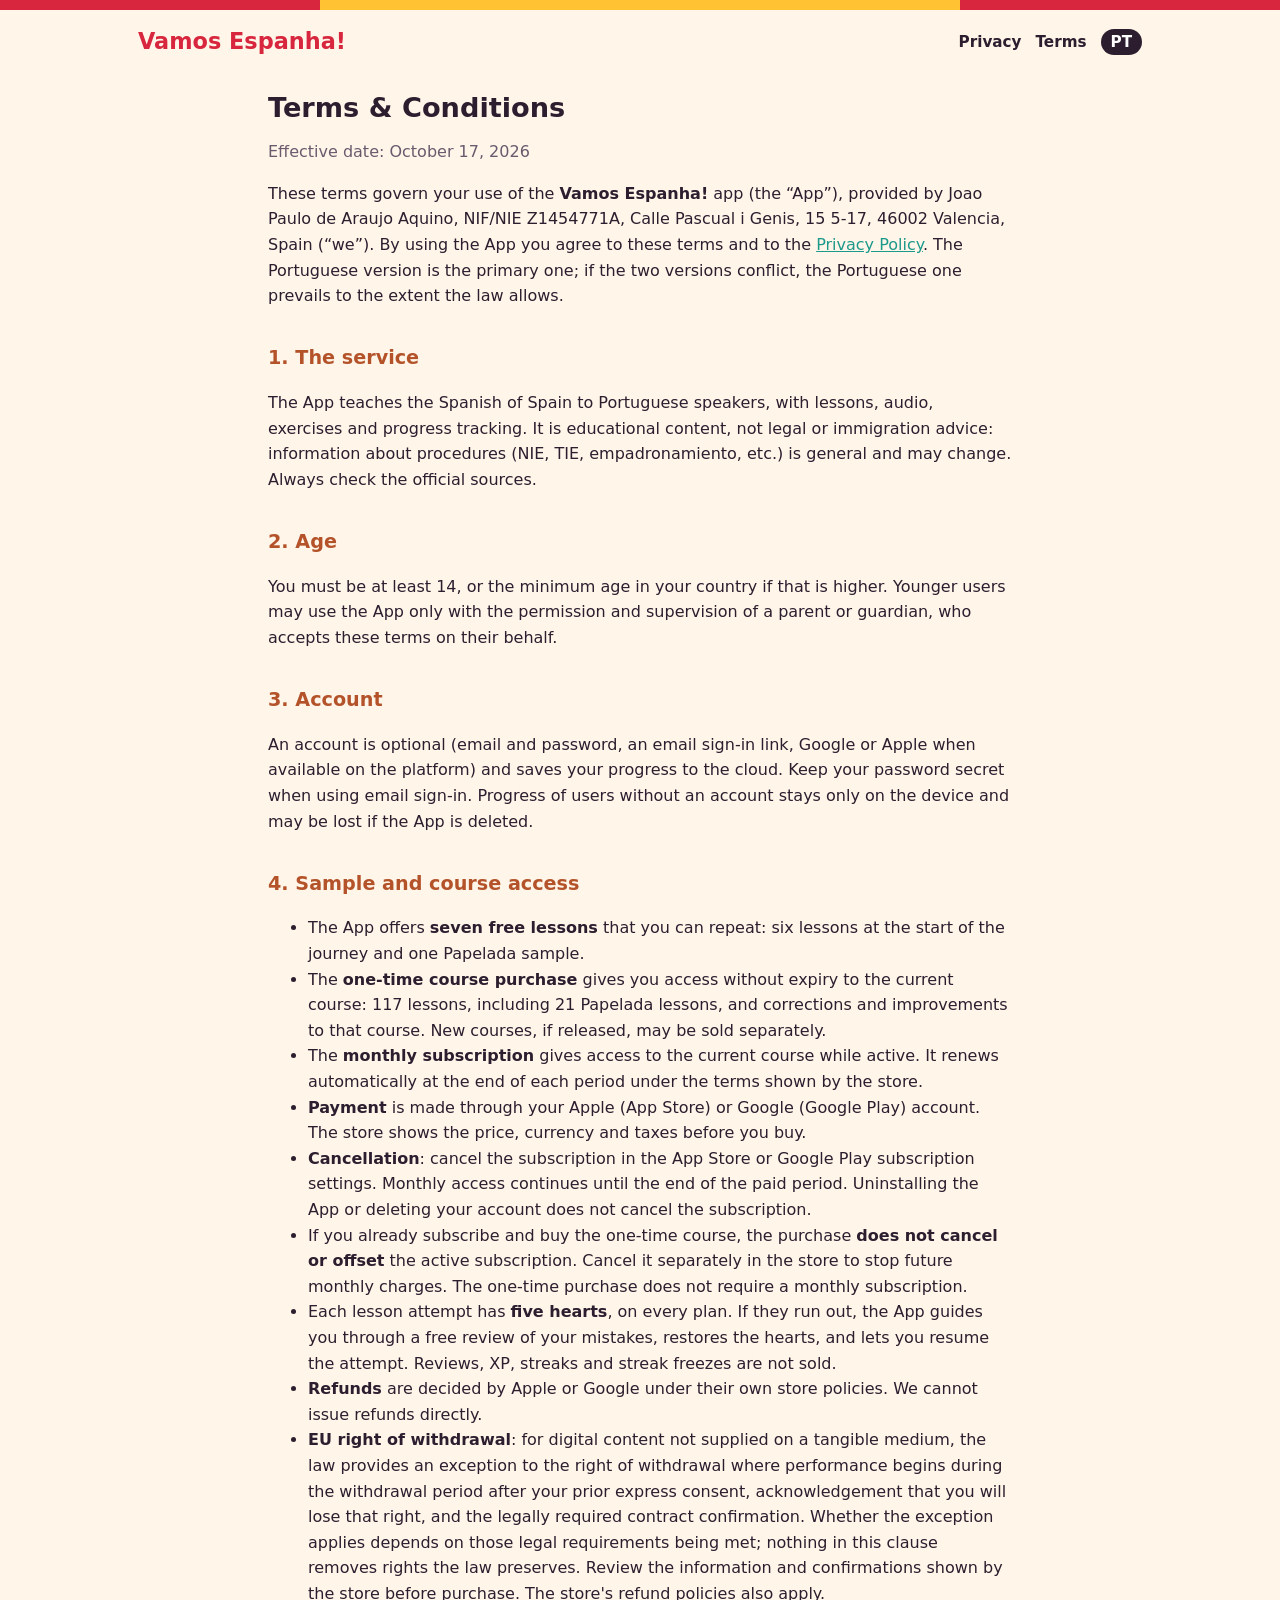
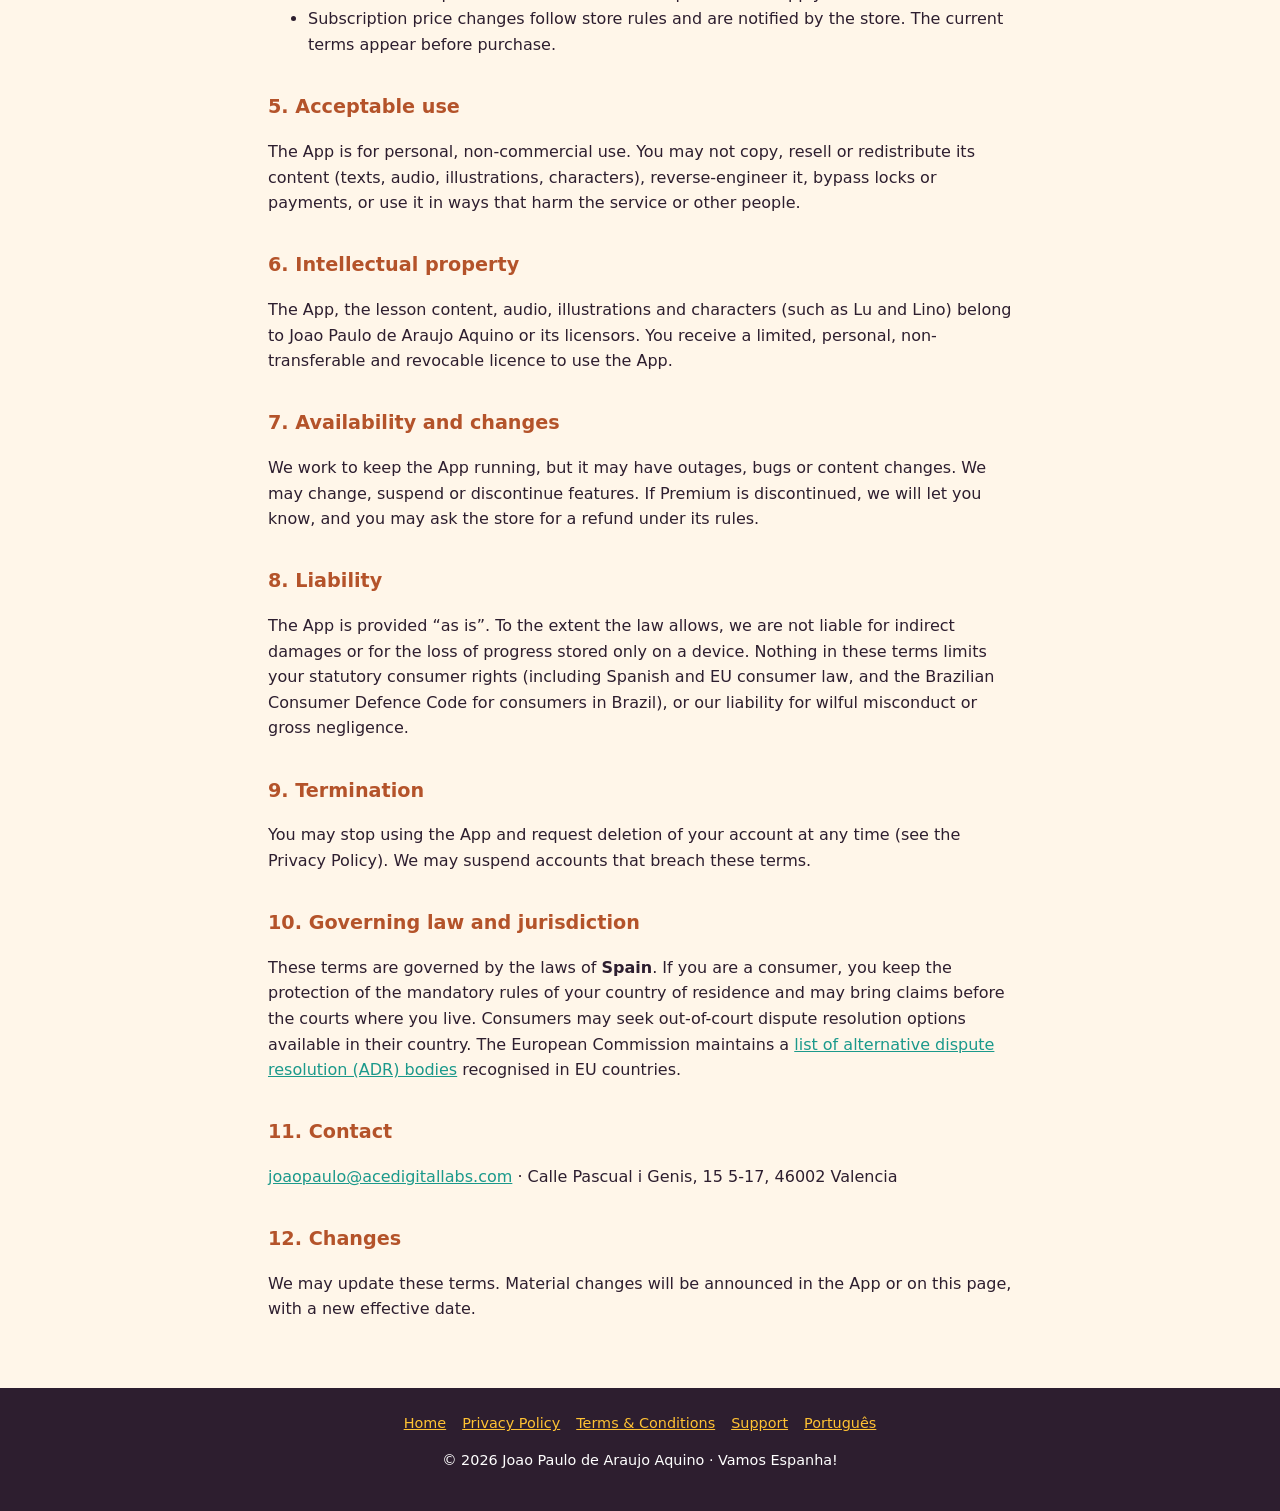
<file: en/terms.html>
<!doctype html><html lang="en"><head><meta charset="utf-8">
<meta name="viewport" content="width=device-width,initial-scale=1"><title>Terms & Conditions — Vamos Espanha!</title>
<meta name="description" content="Vamos Espanha! — learn the Spanish of Spain with Lu">
<link rel="icon" href="../img/lu_small.png"><link rel="stylesheet" href="../style.css"></head><body>
<div class="stripe"></div><header><a class="logo" href="index.html">Vamos Espanha!</a><nav><a href="privacy.html">Privacy</a><a href="terms.html">Terms</a><a class="lang" href="../termos.html" hreflang="pt">PT</a></nav></header>
<main class="doc"><h1>Terms &amp; Conditions</h1><p class="meta">Effective date: October 17, 2026</p>
<p>These terms govern your use of the <b>Vamos Espanha!</b> app (the “App”), provided by Joao Paulo de Araujo Aquino, NIF/NIE Z1454771A, Calle Pascual i Genis, 15 5-17, 46002 Valencia, Spain (“we”). By using the App you agree to these terms and to the <a href="privacy.html">Privacy Policy</a>. The Portuguese version is the primary one; if the two versions conflict, the Portuguese one prevails to the extent the law allows.</p>
<h2>1. The service</h2><p>The App teaches the Spanish of Spain to Portuguese speakers, with lessons, audio, exercises and progress tracking. It is educational content, not legal or immigration advice: information about procedures (NIE, TIE, empadronamiento, etc.) is general and may change. Always check the official sources.</p>
<h2>2. Age</h2><p>You must be at least 14, or the minimum age in your country if that is higher. Younger users may use the App only with the permission and supervision of a parent or guardian, who accepts these terms on their behalf.</p>
<h2>3. Account</h2><p>An account is optional (email and password, an email sign-in link, Google or Apple when available on the platform) and saves your progress to the cloud. Keep your password secret when using email sign-in. Progress of users without an account stays only on the device and may be lost if the App is deleted.</p>
<h2>4. Sample and course access</h2><ul>
<li>The App offers <b>seven free lessons</b> that you can repeat: six lessons at the start of the journey and one Papelada sample.</li>
<li>The <b>one-time course purchase</b> gives you access without expiry to the current course: 117 lessons, including 21 Papelada lessons, and corrections and improvements to that course. New courses, if released, may be sold separately.</li>
<li>The <b>monthly subscription</b> gives access to the current course while active. It renews automatically at the end of each period under the terms shown by the store.</li>
<li><b>Payment</b> is made through your Apple (App Store) or Google (Google Play) account. The store shows the price, currency and taxes before you buy.</li>
<li><b>Cancellation</b>: cancel the subscription in the App Store or Google Play subscription settings. Monthly access continues until the end of the paid period. Uninstalling the App or deleting your account does not cancel the subscription.</li>
<li>If you already subscribe and buy the one-time course, the purchase <b>does not cancel or offset</b> the active subscription. Cancel it separately in the store to stop future monthly charges. The one-time purchase does not require a monthly subscription.</li>
<li>Each lesson attempt has <b>five hearts</b>, on every plan. If they run out, the App guides you through a free review of your mistakes, restores the hearts, and lets you resume the attempt. Reviews, XP, streaks and streak freezes are not sold.</li>
<li><b>Refunds</b> are decided by Apple or Google under their own store policies. We cannot issue refunds directly.</li>
<li><b>EU right of withdrawal</b>: for digital content not supplied on a tangible medium, the law provides an exception to the right of withdrawal where performance begins during the withdrawal period after your prior express consent, acknowledgement that you will lose that right, and the legally required contract confirmation. Whether the exception applies depends on those legal requirements being met; nothing in this clause removes rights the law preserves. Review the information and confirmations shown by the store before purchase. The store's refund policies also apply.</li>
<li>Subscription price changes follow store rules and are notified by the store. The current terms appear before purchase.</li></ul>
<h2>5. Acceptable use</h2><p>The App is for personal, non-commercial use. You may not copy, resell or redistribute its content (texts, audio, illustrations, characters), reverse-engineer it, bypass locks or payments, or use it in ways that harm the service or other people.</p>
<h2>6. Intellectual property</h2><p>The App, the lesson content, audio, illustrations and characters (such as Lu and Lino) belong to Joao Paulo de Araujo Aquino or its licensors. You receive a limited, personal, non-transferable and revocable licence to use the App.</p>
<h2>7. Availability and changes</h2><p>We work to keep the App running, but it may have outages, bugs or content changes. We may change, suspend or discontinue features. If Premium is discontinued, we will let you know, and you may ask the store for a refund under its rules.</p>
<h2>8. Liability</h2><p>The App is provided “as is”. To the extent the law allows, we are not liable for indirect damages or for the loss of progress stored only on a device. Nothing in these terms limits your statutory consumer rights (including Spanish and EU consumer law, and the Brazilian Consumer Defence Code for consumers in Brazil), or our liability for wilful misconduct or gross negligence.</p>
<h2>9. Termination</h2><p>You may stop using the App and request deletion of your account at any time (see the Privacy Policy). We may suspend accounts that breach these terms.</p>
<h2>10. Governing law and jurisdiction</h2><p>These terms are governed by the laws of <b>Spain</b>. If you are a consumer, you keep the protection of the mandatory rules of your country of residence and may bring claims before the courts where you live. Consumers may seek out-of-court dispute resolution options available in their country. The European Commission maintains a <a href="https://consumer-redress.ec.europa.eu/list-alternative-dispute-resolution-adr-bodies_en">list of alternative dispute resolution (ADR) bodies</a> recognised in EU countries.</p>
<h2>11. Contact</h2><p><a href="mailto:joaopaulo@acedigitallabs.com">joaopaulo@acedigitallabs.com</a> · Calle Pascual i Genis, 15 5-17, 46002 Valencia</p>
<h2>12. Changes</h2><p>We may update these terms. Material changes will be announced in the App or on this page, with a new effective date.</p></main>
<footer><a href="index.html">Home</a><a href="privacy.html">Privacy Policy</a><a href="terms.html">Terms &amp; Conditions</a><a href="mailto:joaopaulo@acedigitallabs.com">Support</a><a href="../termos.html">Português</a><p>© 2026 Joao Paulo de Araujo Aquino · Vamos Espanha!</p></footer></body></html>
</file>
<file: style.css>
:root{--red:#D7263D;--yellow:#FFC233;--orange:#FF7A3D;--cream:#FFF6E9;--green:#2BB673;--ink:#2D1E2F;--terra:#B4532A;--teal:#1B998B}
*{box-sizing:border-box}html{-webkit-text-size-adjust:100%}
body{margin:0;font-family:system-ui,-apple-system,"Segoe UI",Roboto,sans-serif;background:var(--cream);color:var(--ink);line-height:1.6}
a{color:var(--teal)}
header{display:flex;align-items:center;justify-content:space-between;padding:14px 18px;max-width:1040px;margin:auto}
.logo{font-weight:900;font-size:1.4rem;color:var(--red);text-decoration:none}
nav a{margin-left:14px;font-weight:700;text-decoration:none;color:var(--ink);font-size:.95rem}
nav .lang{background:var(--ink);color:#fff;padding:4px 10px;border-radius:999px}
.hero{max-width:1040px;margin:auto;padding:20px 18px 40px;display:flex;flex-direction:column;align-items:center;text-align:center;gap:10px}
.hero img{width:180px}
h1{font-size:2rem;line-height:1.15;margin:.3em 0}
.hero p{font-size:1.1rem;max-width:560px}
.badges{display:flex;gap:12px;flex-wrap:wrap;justify-content:center;margin-top:10px}
.badge{display:flex;flex-direction:column;align-items:flex-start;background:var(--ink);color:#fff;border-radius:12px;padding:8px 16px;min-width:170px;opacity:.9;cursor:default}
.badge small{font-size:.7rem;text-transform:uppercase;letter-spacing:.05em;color:var(--yellow)}
.badge b{font-size:1.1rem}
.stripe{height:10px;background:linear-gradient(90deg,var(--red) 0 25%,var(--yellow) 25% 75%,var(--red) 75%)}
section{max-width:1040px;margin:auto;padding:36px 18px}
.features{display:grid;gap:14px;grid-template-columns:1fr}
.card{background:#fff;border-radius:18px;padding:18px;border:2px solid #0001}
.card h3{margin:.2em 0}
.shots{display:flex;gap:14px;overflow-x:auto;padding-bottom:10px;scroll-snap-type:x mandatory}
.shots figure{margin:0;flex:0 0 220px;scroll-snap-align:start}
.shots figcaption{text-align:center;font-weight:700;font-size:.9rem;margin-top:12px}
.shots img{display:block;width:220px;height:auto;border-radius:22px;box-shadow:0 6px 18px #0002;scroll-snap-align:center;flex:none}
.contact{text-align:center}
footer{background:var(--ink);color:#fff;padding:24px 18px;text-align:center;font-size:.9rem}
footer a{color:var(--yellow);margin:0 8px}
.doc{max-width:780px;margin:auto;padding:10px 18px 50px}
.doc h1{font-size:1.7rem}.doc h2{font-size:1.2rem;margin-top:1.8em;color:var(--terra)}
.doc table{border-collapse:collapse;width:100%;font-size:.9rem;background:#fff}
.doc td,.doc th{border:1px solid #0002;padding:6px 8px;vertical-align:top;text-align:left}
.ph{background:#fff3b0;padding:0 3px;border-radius:4px}
.meta{color:#6b5a6e}
@media(min-width:760px){h1{font-size:2.8rem}.hero{flex-direction:row;text-align:left;justify-content:center}.hero img{width:260px}.badges{justify-content:flex-start}.features{grid-template-columns:repeat(3,1fr)}}
</file>
